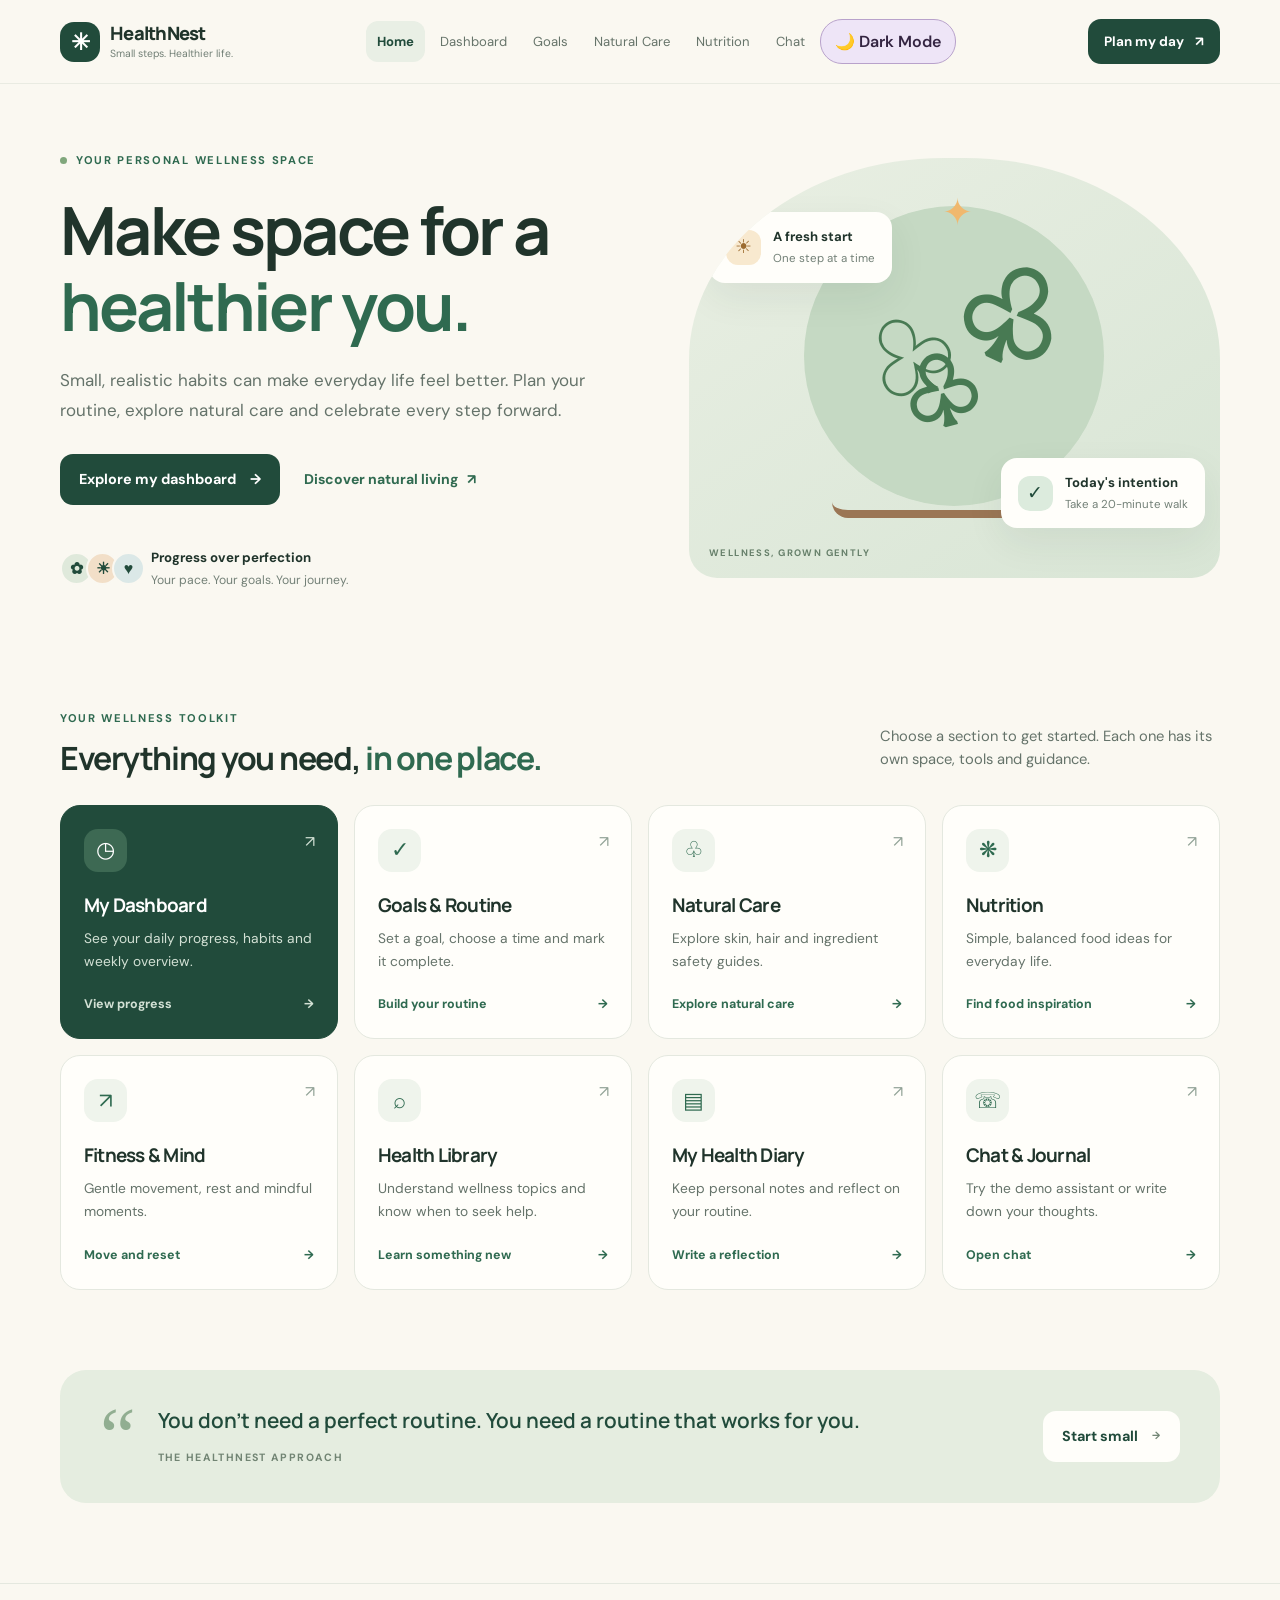
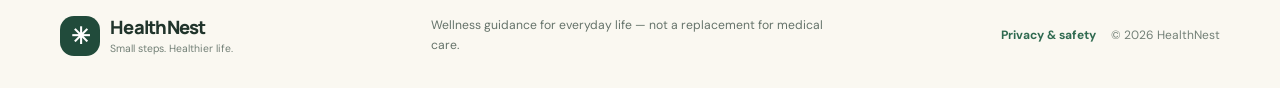
<file: index.html>
<!DOCTYPE html>
<html lang="en">
<head>
  <meta charset="UTF-8">
  <meta name="viewport" content="width=device-width, initial-scale=1.0">
  <meta name="description" content="HealthNest helps you build healthier routines with natural care, daily goals and mindful habits.">
  <title>HealthNest — Small steps, healthier life</title>
  <link rel="stylesheet" href="css/style.css">
  <script defer src="js/script.js">

  </script>
</head>
<body>
<header class="site-header">
  <a class="brand" href="index.html">
    <span class="brand-mark">✳</span>
  <span>HealthNest<small>Small steps. Healthier life.</small></span>
</a>
<button class="menu-toggle" aria-label="Toggle navigation" aria-expanded="false">☰</button>
<nav class="main-nav" aria-label="Main navigation">
  <a class="active" href="index.html">Home</a>
  <a href="dashboard.html">Dashboard</a><a href="goals.html">Goals</a>
  <a href="natural-care.html">Natural Care</a><a href="nutrition.html">Nutrition</a>
  <a href="chat.html">Chat</a>
  <button id="theme-toggle" class="theme-toggle" type="button">
  🌙 Dark Mode
</button>
</nav>
<a class="header-cta" href="goals.html">Plan my day <span>↗</span>
</a>
</header>
<main>
<section class="hero container">
  <div class="hero-copy">
    <span class="eyebrow">
      <span class="dot">

      </span> YOUR PERSONAL WELLNESS SPACE</span>
      <h1>Make space for a <em>healthier you.</em></h1>
      <p class="lead">Small, realistic habits can make everyday life feel better.
         Plan your routine, explore natural care and celebrate every step forward.</p>
         <div class="hero-actions">
          <a class="btn btn-primary" href="dashboard.html">Explore my dashboard <span>→</span>
          </a>
          <a class="text-link" href="natural-care.html">Discover natural living <span>↗</span></a>
        </div>
        <div class="hero-note">
          <span class="avatar-stack">
            <b>✿</b>
            <b>☀</b>
            <b>♥</b>
          </span><span>
            <strong>Progress over perfection</strong>
            <small>Your pace. Your goals. Your journey.</small>
          </span>
        </div>
      </div>
      <div class="hero-visual">
        <div class="hero-orb">

        </div>
        <div class="plant-art">
          <span>✦</span>
          <i>♧</i>
          <b>♧</b>
          <strong>♧</strong>
        </div>
        <div class="floating-card card-top">
          <span class="mini-icon">☀</span>
          <div>
            <b>A fresh start</b>
            <small>One step at a time</small>
          </div></div>
          <div class="floating-card card-bottom">
            <span class="check-bubble">✓</span>
            <div>
              <b>Today's intention</b>
              <small>Take a 20-minute walk</small>
            </div>
          </div>
          <div class="hero-label">WELLNESS, GROWN GENTLY</div>
        </div>
      </section>
<section class="container section-block">
  <div class="section-heading">
    <div>
      <span class="eyebrow">YOUR WELLNESS TOOLKIT</span>
      <h2>Everything you need, <em>in one place.</em></h2>
    </div>
    
    <p>Choose a section to get started. Each one has its own space, tools and guidance.</p>
  </div>
<div class="feature-grid">
<a class="feature-card feature-dark" href="dashboard.html">
  <span class="feature-icon">◷</span>
  <span class="card-arrow">↗</span>
  <h3>My Dashboard</h3>
  <p>See your daily progress, habits and weekly overview.</p>
  <span class="feature-foot">View progress 
    <b>→</b>
  </span>
</a>
<a class="feature-card" href="goals.html">
  <span class="feature-icon">✓</span>
  <span class="card-arrow">↗</span>
  <h3>Goals & Routine</h3>
  <p>Set a goal, choose a time and mark it complete.</p>
  <span class="feature-foot">Build your routine
     <b>→</b>
    </span>
  </a>
<a class="feature-card" href="natural-care.html">
  <span class="feature-icon">♧</span>
  <span class="card-arrow">↗</span>
  
  <h3>Natural Care</h3>
  <p>Explore skin, hair and ingredient safety guides.</p>
  <span class="feature-foot">Explore natural care <b>→</b></span>
</a>
<a class="feature-card" href="nutrition.html">
  <span class="feature-icon">❋</span>
  <span class="card-arrow">↗</span>
  <h3>Nutrition</h3>
  <p>Simple, balanced food ideas for everyday life.</p>
  <span class="feature-foot">Find food inspiration <b>→</b></span>
</a>
<a class="feature-card" href="fitness.html">
  <span class="feature-icon">↗</span>
  <span class="card-arrow">↗</span>
  <h3>Fitness & Mind</h3>
  <p>Gentle movement, rest and mindful moments.</p>
  <span class="feature-foot">Move and reset <b>→</b></span>
</a>
<a class="feature-card" href="health-library.html">
  <span class="feature-icon">⌕</span>
  <span class="card-arrow">↗</span>
  <h3>Health Library</h3>
  <p>Understand wellness topics and know when to seek help.</p>
  <span class="feature-foot">Learn something new <b>→</b></span>
</a>
<a class="feature-card" href="diary.html">
  <span class="feature-icon">▤</span>
  <span class="card-arrow">↗</span>
  <h3>My Health Diary</h3>
  <p>Keep personal notes and reflect on your routine.</p>
  <span class="feature-foot">Write a reflection <b>→</b></span>
</a>
<a class="feature-card" href="chat.html">
  <span class="feature-icon">☏</span>
  <span class="card-arrow">↗</span>
  <h3>Chat & Journal</h3>
  <p>Try the demo assistant or write down your thoughts.</p>
  <span class="feature-foot">Open chat <b>→</b></span>
</a>
</div>
</section>
<section class="container quote-band">
  <div class="quote-mark">“</div>
  <div>
    <p>You don't need a perfect routine. You need a routine that works for you.</p>
    <span>THE HEALTHNEST APPROACH</span>
  </div>
  <a href="goals.html" class="btn btn-light">Start small <span>→</span></a>
</section>
</main>
<footer class="site-footer">
  <a class="brand" href="index.html">
    <span class="brand-mark">✳</span>
    <span>HealthNest<small>Small steps. Healthier life.</small></span>
  </a>
  <p>Wellness guidance for everyday life — not a replacement for medical care.</p>
  <div>
    <a href="privacy.html">Privacy & safety</a>
    <span>© <span data-year>

    </span> HealthNest</span>
  </div>
</footer>
</body>
</html>
</file>
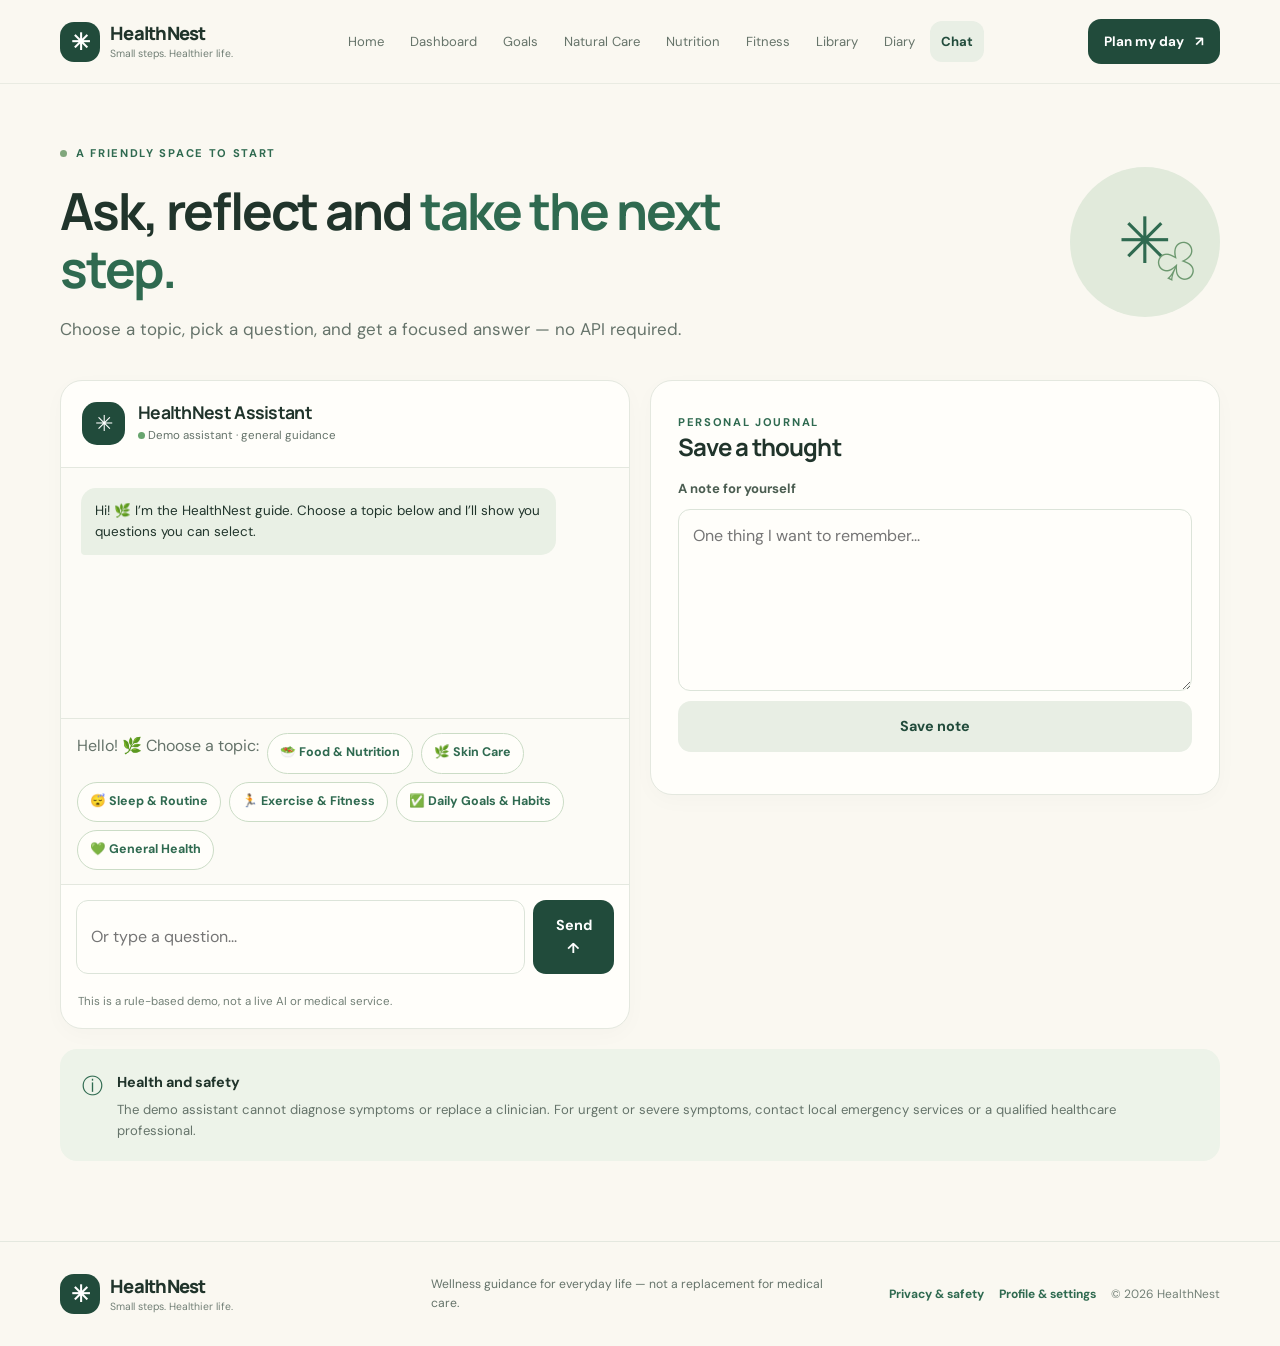
<file: chat.html>
<!DOCTYPE html>
<html lang="en"><head><meta charset="UTF-8"><meta name="viewport" content="width=device-width, initial-scale=1.0"><meta name="description" content="HealthNest Chat & Journal: small steps toward healthier everyday habits."><title>Chat & Journal | HealthNest</title><link rel="stylesheet" href="css/style.css"><script defer src="js/script.js"></script></head>
<body><header class="site-header"><a class="brand" href="index.html"><span class="brand-mark">✳</span><span>HealthNest<small>Small steps. Healthier life.</small></span></a><button class="menu-toggle" aria-label="Toggle navigation" aria-expanded="false">☰</button><nav class="main-nav" aria-label="Main navigation"><a class="" href="index.html">Home</a><a class="" href="dashboard.html">Dashboard</a><a class="" href="goals.html">Goals</a><a class="" href="natural-care.html">Natural Care</a><a class="" href="nutrition.html">Nutrition</a><a class="" href="fitness.html">Fitness</a><a class="" href="health-library.html">Library</a><a class="" href="diary.html">Diary</a><a class="active" href="chat.html">Chat</a></nav><a class="header-cta" href="goals.html">Plan my day <span>↗</span></a></header>
<main><section class="page-hero container"><div><span class="eyebrow"><span class="dot"></span> A FRIENDLY SPACE TO START</span><h1>Ask, reflect and <em>take the next step.</em></h1><p class="lead">Choose a topic, pick a question, and get a focused answer — no API required.</p></div><div class="page-hero-art"><span>✳</span><i>♧</i></div></section><section class="container page-content">
<div class="content-grid chat-layout"><section class="panel chat-panel"><div class="chat-header"><div class="chat-avatar">✳</div><div><h2>HealthNest Assistant</h2><p><span class="online-dot"></span> Demo assistant · general guidance</p></div></div><div id="chat-messages" class="chat-messages" aria-live="polite"><div class="message assistant-message">Hi! 🌿 I’m the HealthNest guide. Choose a topic below and I’ll show you questions you can select.</div></div><div id="chat-options" class="chat-options" aria-label="Choose a topic"></div><form id="chat-form" class="chat-input"><input id="chat-input" maxlength="500" placeholder="Or type a question..." autocomplete="off" aria-label="Your message" required><button class="btn btn-primary" type="submit" aria-label="Send message">Send ↑</button></form><p class="form-hint">This is a rule-based demo, not a live AI or medical service.</p></section><section class="panel"><span class="eyebrow">PERSONAL JOURNAL</span><h2>Save a thought</h2><form id="quick-note-form" class="stack-form"><label for="quick-note">A note for yourself</label><textarea id="quick-note" rows="6" maxlength="1000" placeholder="One thing I want to remember..."></textarea><button class="btn btn-secondary" type="submit">Save note</button></form><div id="quick-notes" class="quick-notes"></div></section></div>
<div class="notice"><span>ⓘ</span><div><strong>Health and safety</strong><p>The demo assistant cannot diagnose symptoms or replace a clinician. For urgent or severe symptoms, contact local emergency services or a qualified healthcare professional.</p></div></div>
</section></main>
<footer class="site-footer"><a class="brand" href="index.html"><span class="brand-mark">✳</span><span>HealthNest<small>Small steps. Healthier life.</small></span></a><p>Wellness guidance for everyday life — not a replacement for medical care.</p><div><a href="privacy.html">Privacy & safety</a><a href="profile.html">Profile & settings</a><span>© <span data-year></span> HealthNest</span></div></footer></body></html>
</file>
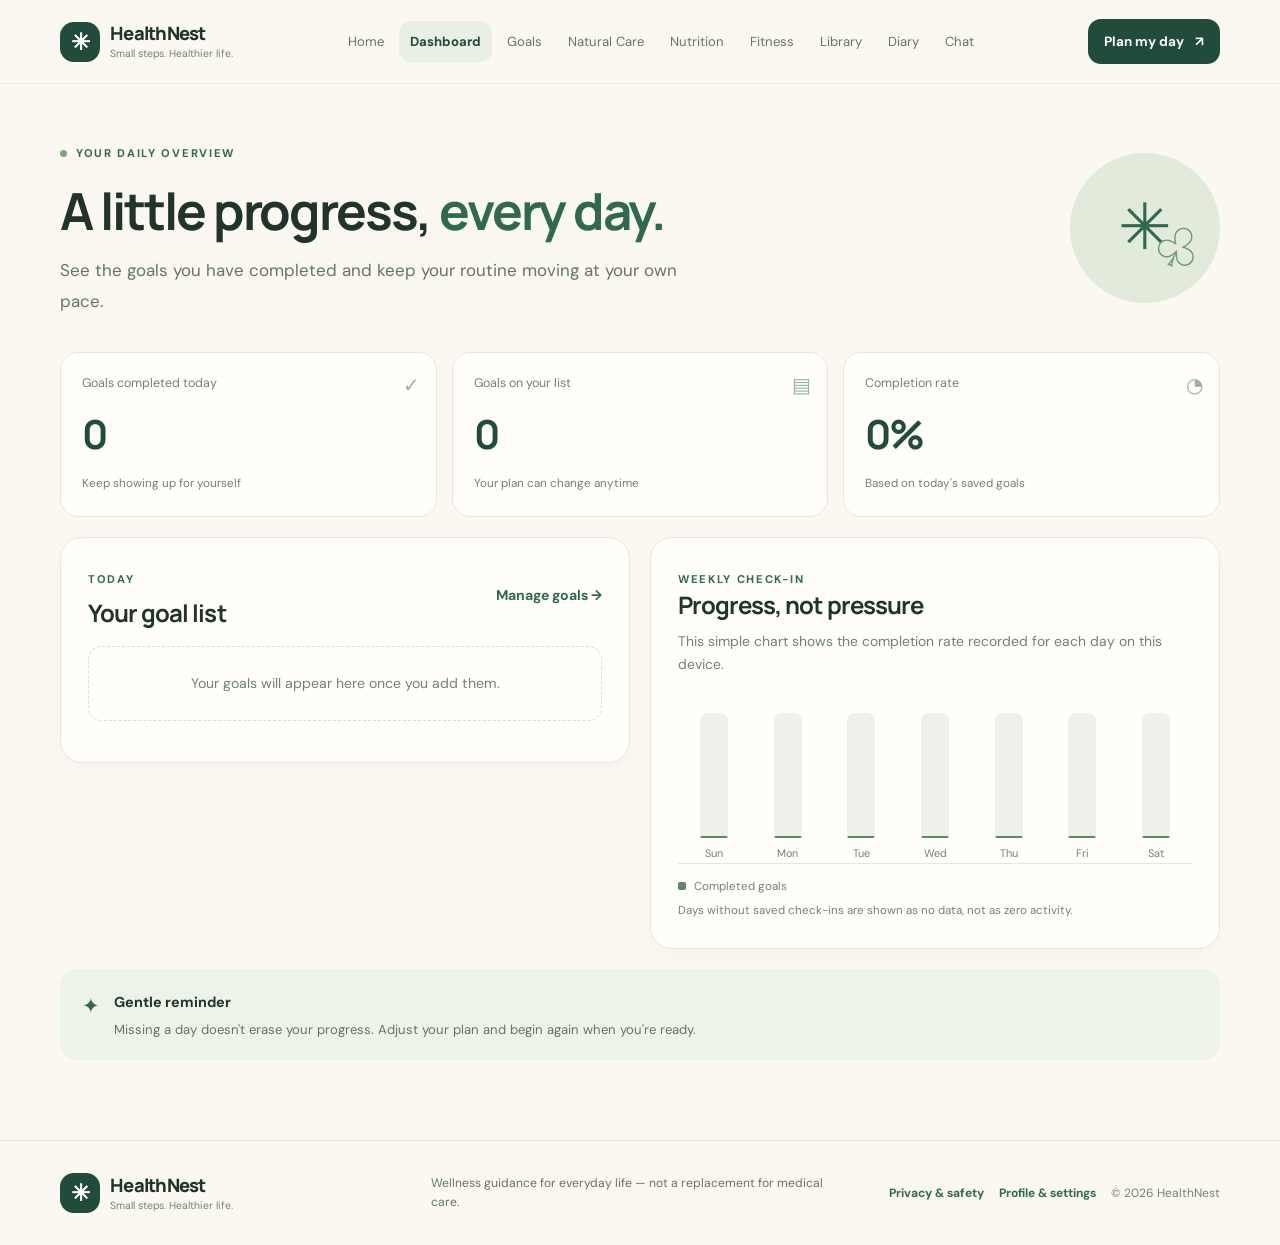
<file: dashboard.html>
<!DOCTYPE html>
<html lang="en"><head>
    <meta charset="UTF-8">
    <meta name="viewport" content="width=device-width, initial-scale=1.0">
    <meta name="description" content="HealthNest My Dashboard: small steps toward healthier everyday habits.">
    <title>My Dashboard | HealthNest</title>
    <link rel="stylesheet" href="css/style.css">
    <script defer src="js/script.js"></script></head>
<body>
    <header class="site-header">
        <a class="brand" href="index.html">
            <span class="brand-mark">✳</span>
            
            <span>HealthNest<small>Small steps. Healthier life.</small>
            </span>
        </a>
        <button class="menu-toggle" aria-label="Toggle navigation" aria-expanded="false">☰</button>
        <nav class="main-nav" aria-label="Main navigation">
            <a class="" href="index.html">Home</a>
            <a class="active" href="dashboard.html">Dashboard</a>
            <a class="" href="goals.html">Goals</a><a class="" href="natural-care.html">Natural Care</a>
            <a class="" href="nutrition.html">Nutrition</a><a class="" href="fitness.html">Fitness</a>
            <a class="" href="health-library.html">Library</a><a class="" href="diary.html">Diary</a>
            <a class="" href="chat.html">Chat</a></nav><a class="header-cta" href="goals.html">Plan my day
                 <span>↗</span>
                </a></header>
<main>
    <section class="page-hero container">
        <div>
            <span class="eyebrow">
                <span class="dot"></span> YOUR DAILY OVERVIEW</span>
                <h1>A little progress, <em>every day.</em></h1>
                <p class="lead">See the goals you have completed and keep your routine moving at your own pace.</p>
            </div>
            <div class="page-hero-art"><span>✳</span>
                <i>♧</i>
            </div></section>
            <section class="container page-content">
<div class="stats-grid">
    <article class="stat-card">
        <span class="stat-label">Goals completed today</span>
        <strong id="stat-completed">0</strong>
        <small>Keep showing up for yourself</small>
        <span class="stat-icon">✓</span></article>
        <article class="stat-card">
            <span class="stat-label">Goals on your list</span>
            <strong id="stat-total">0</strong>
            <small>Your plan can change anytime</small>
            <span class="stat-icon">▤</span></article>
            <article class="stat-card"><span class="stat-label">Completion rate</span>
                <strong id="stat-rate">0%</strong>
                <small>Based on today's saved goals</small>
                <span class="stat-icon">◔</span>
            </article>
        </div>
<div class="content-grid">
    <section class="panel">
        <div class="panel-heading"><div>
            <span class="eyebrow">TODAY</span>
            <h2>Your goal list</h2></div>
            <a class="text-link" href="goals.html">Manage goals →</a>
        </div>
        <div id="dashboard-goals" class="goal-list">
            <p class="empty-state">Your goals will appear here once you add them.</p>
        </div>
    </section>
    <section class="panel">
        <span class="eyebrow">WEEKLY CHECK-IN</span>
        <h2>Progress, not pressure</h2>
        <p class="muted">This simple chart shows the completion rate recorded for each day on this device.</p>
        <div id="weekly-chart" class="weekly-chart" aria-label="Weekly goal completion chart">
        </div>
        <div class="chart-legend">
            <span>
                <i></i> Completed goals</span>
                <span id="weekly-caption">Your week will take shape as you check in.</span>
            </div>
        </section>
    </div>
<div class="notice">
    <span>✦</span>
    <div>
        <strong>Gentle reminder</strong>
        <p>Missing a day doesn't erase your progress. Adjust your plan and begin again when you're ready.</p>
    </div>
</div>
</section>
</main>
<footer class="site-footer"><a class="brand" href="index.html">
    <span class="brand-mark">✳</span>
    <span>HealthNest<small>Small steps. Healthier life.</small></span>
</a><p>Wellness guidance for everyday life — not a replacement for medical care.</p>
<div>
    <a href="privacy.html">Privacy & safety</a>
    <a href="profile.html">Profile & settings</a>
    <span>© <span data-year></span> HealthNest</span>
</div>
</footer>
</body>
</html>
</file>
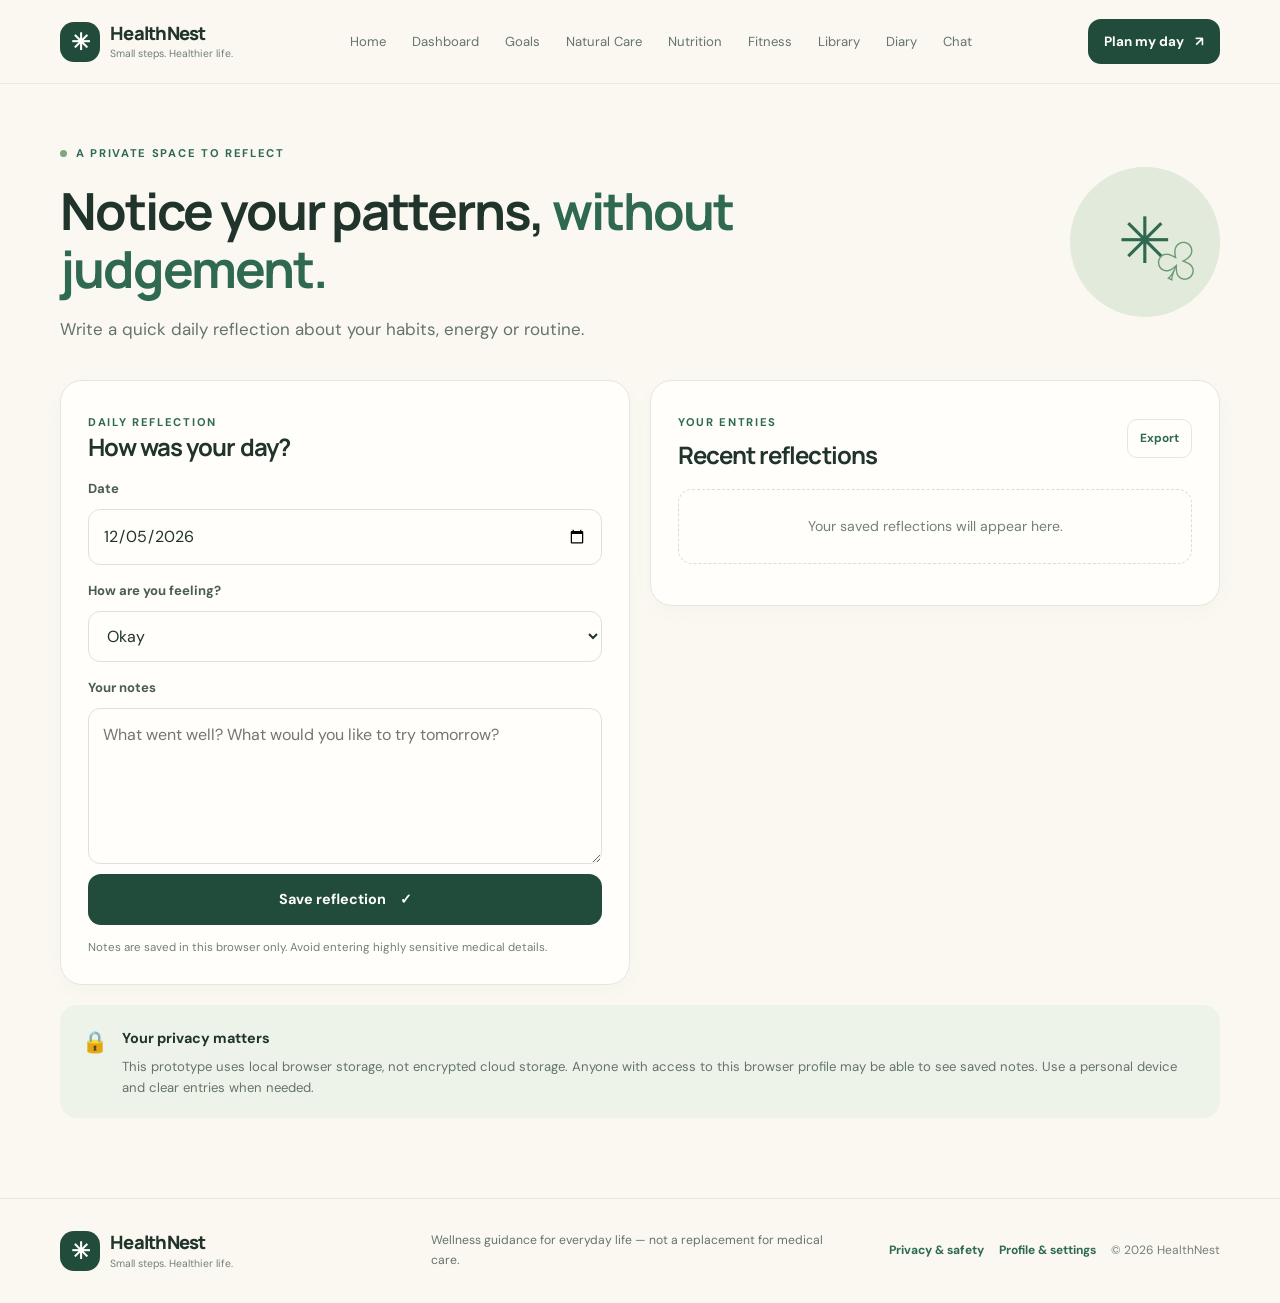
<file: diary.html>
<!DOCTYPE html>
<html lang="en">
    <head>
        <meta charset="UTF-8">
        <meta name="viewport" content="width=device-width, initial-scale=1.0">
        <meta name="description" content="HealthNest My Health Diary: small steps toward healthier everyday habits.">
        <title>My Health Diary | HealthNest</title>
        <link rel="stylesheet" href="css/style.css">
        <script defer src="js/script.js"></script>
    </head>
<body>
    <header class="site-header">
        <a class="brand" href="index.html">
            <span class="brand-mark">✳</span>
            <span>HealthNest<small>Small steps. Healthier life.</small>
            </span></a>
            <button class="menu-toggle" aria-label="Toggle navigation" aria-expanded="false">☰</button>
            <nav class="main-nav" aria-label="Main navigation">
                <a class="" href="index.html">Home</a>
                <a class="" href="dashboard.html">Dashboard</a>
                <a class="" href="goals.html">Goals</a>
                <a class="" href="natural-care.html">Natural Care</a>
                <a class="" href="nutrition.html">Nutrition</a>
                <a class="" href="fitness.html">Fitness</a>
                <a class="" href="health-library.html">Library</a>
                <a class="" href="diary.html">Diary</a><a class="" href="chat.html">Chat</a>
            </nav>
            
            <a class="header-cta" href="goals.html">Plan my day <span>↗</span></a>
        </header>
<main>
    <section class="page-hero container">
        <div>
            <span class="eyebrow">
                <span class="dot">

                </span> A PRIVATE SPACE TO REFLECT</span>
                <h1>Notice your patterns, <em>without judgement.</em></h1>
                <p class="lead">Write a quick daily reflection about your habits, energy or routine.</p>
            </div>
            <div class="page-hero-art">
                <span>✳</span>
                <i>♧</i>
            </div>
        </section>
        <section class="container page-content">
<section class="content-grid diary-layout">
    <div class="panel">
        <span class="eyebrow">DAILY REFLECTION</span>
        <h2>How was your day?</h2>
        <form id="diary-form" class="stack-form">
            <label for="diary-date">Date</label>
            <input id="diary-date" type="date" required>
            <label for="diary-mood">How are you feeling?</label>
            <select id="diary-mood">
                <option>Okay</option>
                <option>Good</option>
                <option>Calm</option>
                <option>Tired</option>
                <option>Stressed</option>
                <option>Low</option>
            </select>
            <label for="diary-note">Your notes</label>
            <textarea id="diary-note" rows="5" maxlength="1200" placeholder="What went well? What would you like to try tomorrow?"></textarea>
            <button class="btn btn-primary" type="submit">Save reflection <span>✓</span></button>
            <p class="form-hint">Notes are saved in this browser only. Avoid entering highly sensitive medical details.</p>
        </form>
    </div>
    <div class="panel">
        <div class="panel-heading">
            <div>
                <span class="eyebrow">YOUR ENTRIES</span>
                <h2>Recent reflections</h2>
            </div>
            <button class="small-button" id="export-diary" type="button">Export</button>
        </div>
        <div id="diary-entries" class="diary-entries">
            <p class="empty-state">Your saved reflections will appear here.</p>
        </div>
    </div>
</section>
<div class="notice">
    <span>🔒</span>
    <div>
        <strong>Your privacy matters</strong>
        <p>This prototype uses local browser storage, not encrypted cloud storage. Anyone with access to this browser profile may be able to see saved notes. Use a personal device and clear entries when needed.</p>
    </div>
</div>
</section>
</main>
<footer class="site-footer">
    <a class="brand" href="index.html">
        <span class="brand-mark">✳</span>
        <span>HealthNest<small>Small steps. Healthier life.</small></span>
    </a>
    <p>Wellness guidance for everyday life — not a replacement for medical care.</p>
    <div>
        <a href="privacy.html">Privacy & safety</a>
        <a href="profile.html">Profile & settings</a>
        <span>© <span data-year></span> HealthNest</span>
    </div>
</footer>
</body>
</html>
</file>
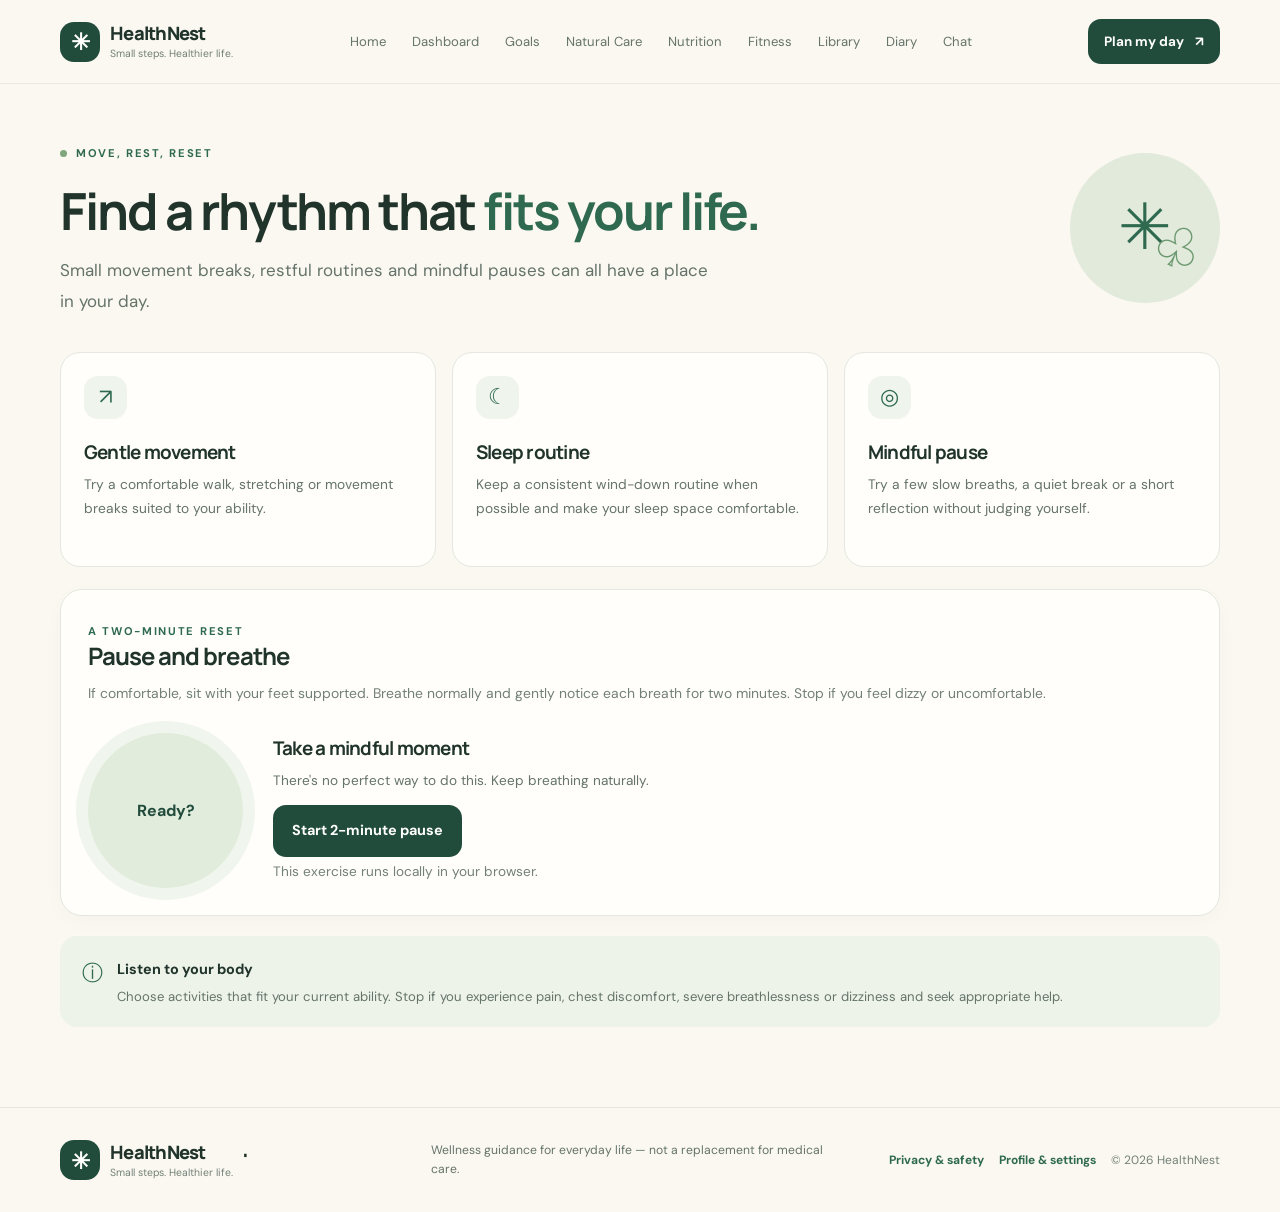
<file: fitness.html>
<!DOCTYPE html>
<html lang="en">
    <head>
        <meta charset="UTF-8">
        <meta name="viewport" content="width=device-width, initial-scale=1.0">
        <meta name="description" content="HealthNest Fitness & Mind: small steps toward healthier everyday habits.">
        <title>Fitness & Mind | HealthNest</title>
        <link rel="stylesheet" href="css/style.css">
        <script defer src="js/script.js"></script>
    </head>
<body>
    <header class="site-header"><a class="brand" href="index.html">
        <span class="brand-mark">✳</span>
        <span>HealthNest<small>Small steps. Healthier life.</small></span>
    </a>
    <button class="menu-toggle" aria-label="Toggle navigation" aria-expanded="false">☰</button>
    <nav class="main-nav" aria-label="Main navigation">
        <a class="" href="index.html">Home</a>
        <a class="" href="dashboard.html">Dashboard</a>
        <a class="" href="goals.html">Goals</a>
        <a class="" href="natural-care.html">Natural Care</a>
        <a class="" href="nutrition.html">Nutrition</a>
        <a class="" href="fitness.html">Fitness</a>
        <a class="" href="health-library.html">Library</a>
        <a class="" href="diary.html">Diary</a>
        <a class="" href="chat.html">Chat</a>
    </nav>
    <a class="header-cta" href="goals.html">Plan my day <span>↗</span></a>
</header>
<main>
    <section class="page-hero container">
        <div>
            <span class="eyebrow">
                <span class="dot">

                </span> MOVE, REST, RESET</span>
                <h1>Find a rhythm that <em>fits your life.</em></h1>
                <p class="lead">Small movement breaks, restful routines and mindful pauses can all have a place in your day.</p>
            </div>
            <div class="page-hero-art">
                <span>✳</span>
                <i>♧</i>
            </div>
        </section>
        <section class="container page-content">
<div class="feature-grid three-col">
    <article class="feature-card">
    <span class="feature-icon">↗</span>
    <h3>Gentle movement</h3>
    <p>Try a comfortable walk, stretching or movement breaks suited to your ability.</p>
</article>
<article class="feature-card">
    <span class="feature-icon">☾</span>
    <h3>Sleep routine</h3>
    <p>Keep a consistent wind-down routine when possible and make your sleep space comfortable.</p>
</article>
<article class="feature-card">
    <span class="feature-icon">◎</span>
    <h3>Mindful pause</h3>
    <p>Try a few slow breaths, a quiet break or a short reflection without judging yourself.</p>
</article>
</div>
<section class="panel">
    <span class="eyebrow">A TWO-MINUTE RESET</span>
    <h2>Pause and breathe</h2>
    <p class="muted">If comfortable, sit with your feet supported. Breathe normally and gently notice each breath for two minutes. Stop if you feel dizzy or uncomfortable.</p>
    <div class="breathing-card">
        <div class="breathing-circle" id="breathing-circle">
            <span id="breathing-label">Ready?</span>
        </div>
        <div>
            <h3>Take a mindful moment</h3>
            <p>There's no perfect way to do this. Keep breathing naturally.</p>
            <button class="btn btn-primary" id="breathing-start" type="button">Start 2-minute pause</button>
            <p class="form-hint" id="breathing-status" aria-live="polite">This exercise runs locally in your browser.</p>
        </div>
    </div>
</section>
<div class="notice">
    <span>ⓘ</span>
    <div>
        <strong>Listen to your body</strong>
        <p>Choose activities that fit your current ability. Stop if you experience pain, chest discomfort, severe breathlessness or dizziness and seek appropriate help.</p>
    </div>
</div>
</section>
</main>
<footer class="site-footer">
    <a class="brand" href="index.html">
        <span class="brand-mark">✳</span>
        <span>HealthNest<small>Small steps. Healthier life.</small></span>'
    </a>
    <p>Wellness guidance for everyday life — not a replacement for medical care.</p>
    <div>
        <a href="privacy.html">Privacy & safety</a>
        <a href="profile.html">Profile & settings</a>
        <span>© <span data-year></span> HealthNest</span>
    </div>
</footer>
</body>
</html>
</file>
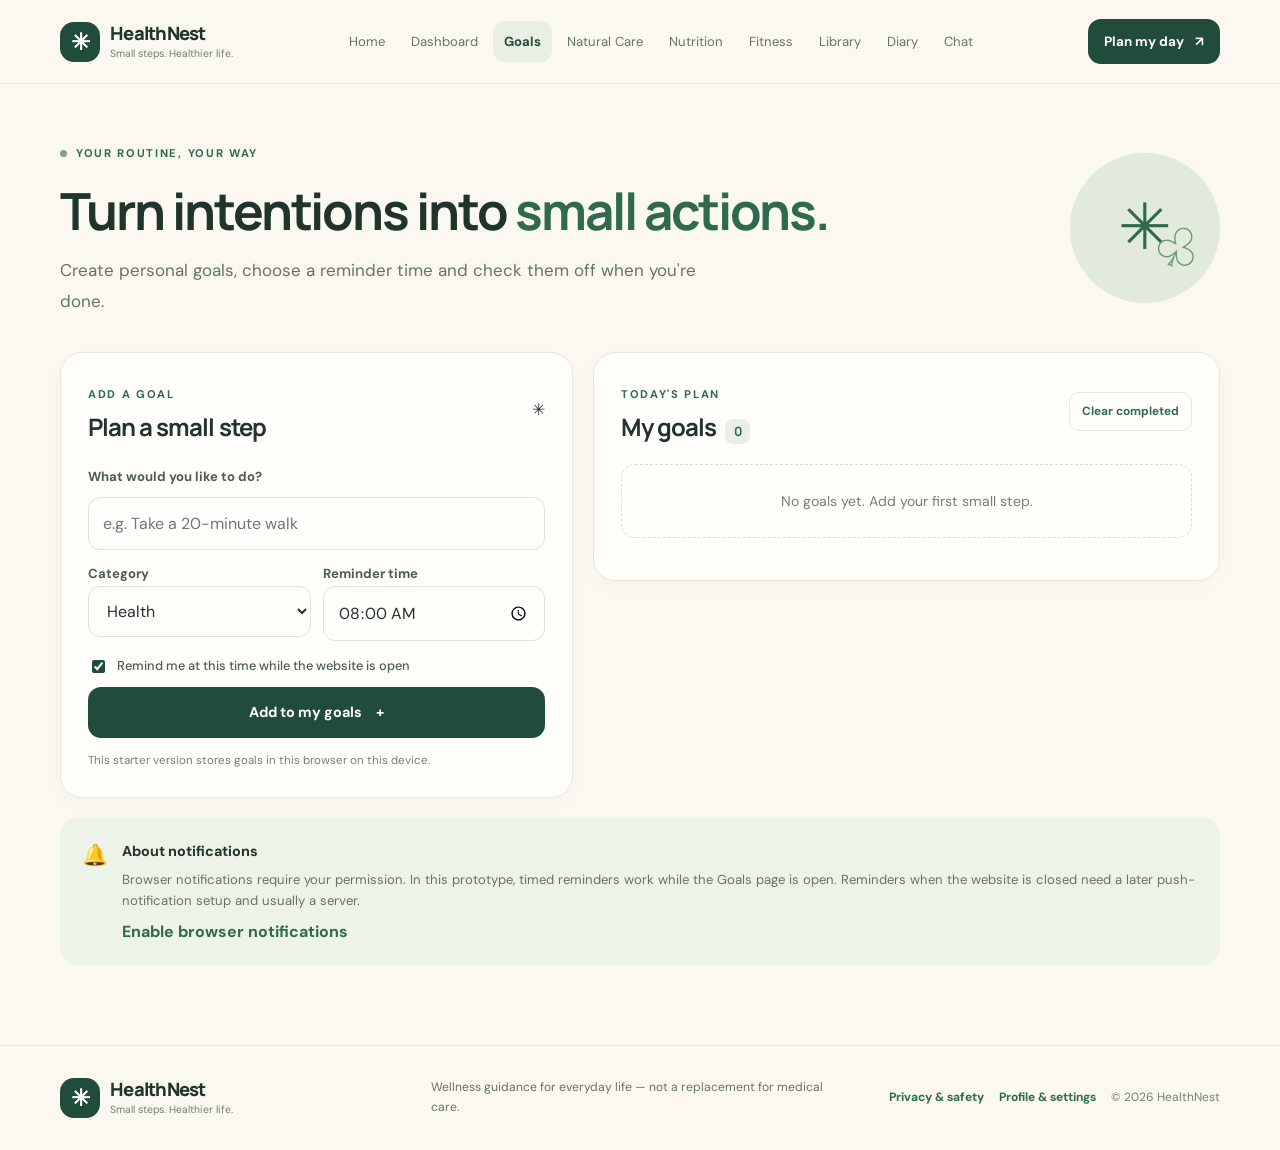
<file: goals.html>
<!DOCTYPE html>
<html lang="en"><head>
    <meta charset="UTF-8">
    <meta name="viewport" content="width=device-width, initial-scale=1.0">
    <meta name="description" content="HealthNest Goals & Routine: small steps toward healthier everyday habits."><title>Goals & Routine | HealthNest</title><link rel="stylesheet" href="css/style.css"><script defer src="js/script.js"></script></head>
<body>
    <header class="site-header">
        <a class="brand" href="index.html">
            
            <span class="brand-mark">✳</span>
            <span>HealthNest<small>Small steps. Healthier life.</small></span>
        </a>
        <button class="menu-toggle" aria-label="Toggle navigation" aria-expanded="false">☰</button>
        <nav class="main-nav" aria-label="Main navigation">
            <a class="" href="index.html">Home</a>
            <a class="" href="dashboard.html">Dashboard</a>
            <a class="active" href="goals.html">Goals</a>
            
            <a class="" href="natural-care.html">Natural Care</a>
            <a class="" href="nutrition.html">Nutrition</a>
            <a class="" href="fitness.html">Fitness</a>
            <a class="" href="health-library.html">Library</a>
            <a class="" href="diary.html">Diary</a>
            <a class="" href="chat.html">Chat</a>
        </nav>
        <a class="header-cta" href="goals.html">Plan my day <span>↗</span>
        </a>
    </header>
<main>
    <section class="page-hero container">
        <div>
            <span class="eyebrow">
                <span class="dot">

                </span> YOUR ROUTINE, YOUR WAY</span>
                <h1>Turn intentions into <em>small actions.</em></h1>
                <p class="lead">Create personal goals, choose a reminder time and check them off when you're done.</p>
            </div>
            <div class="page-hero-art">
                <span>✳</span>
                <i>♧</i>
            </div>
        </section>
        <section class="container page-content">
<div class="content-grid goals-layout"><section class="panel">
    <div class="panel-heading">
        <div>
            <span class="eyebrow">ADD A GOAL</span>
            <h2>Plan a small step</h2>
        </div>
        <span class="panel-emoji">✳</span>
    </div>
    <form id="goal-form" class="stack-form">
        <label for="goal-title">What would you like to do?</label>
        <input id="goal-title" name="title" maxlength="90" required placeholder="e.g. Take a 20-minute walk">
        <div class="form-row">
            <div>
                <label for="goal-category">Category</label>
                <select id="goal-category">
                    <option>Health</option>
                    <option>Natural Care</option>
                    <option>Study</option>
                    <option>Personal Work</option>
                    <option>Mindfulness</option>
                    <option>Other</option>
                </select>
            </div>
            <div>
                <label for="goal-time">Reminder time</label>
                <input id="goal-time" type="time" value="08:00" required>
            </div>
        </div>
        <label class="check-label">
            <input type="checkbox" id="goal-reminder" checked> Remind me at this time while the website is open</label>
            <button class="btn btn-primary" type="submit">Add to my goals <span>+</span></button>
            <p class="form-hint">This starter version stores goals in this browser on this device.</p>
        </form>
    </section>
    <section class="panel"><div class="panel-heading">
        <div>
            <span class="eyebrow">TODAY'S PLAN</span>
            <h2>My goals <span class="count-pill" id="goal-count">0</span>
</h2>
</div>
<button class="small-button" id="clear-completed" type="button">Clear completed</button>
</div>
<div id="goal-list" class="goal-list">
    <p class="empty-state">No goals yet. Add your first small step.</p>
</div>
</section>
</div>
<div class="notice">
    <span>🔔</span>
    <div>
        <strong>About notifications</strong>
        <p>Browser notifications require your permission. In this prototype, 
            timed reminders work while the Goals page is open. Reminders 
            when the website is closed need a later push-notification 
            setup and usually a server.</p>
            <button class="text-button" id="enable-notifications" type="button">Enable browser notifications</button>
            <span id="notification-status" class="muted">

            </span>
        </div>
    </div>
</section>
</main>
<footer class="site-footer"><a class="brand" href="index.html">
    <span class="brand-mark">✳</span><span>HealthNest<small>Small steps. Healthier life.</small></span>
</a>
<p>Wellness guidance for everyday life — not a replacement for medical care.</p>
<div>
    <a href="privacy.html">Privacy & safety</a>
    <a href="profile.html">Profile & settings</a>
    <span>© <span data-year>

    </span> HealthNest</span>
</div>
</footer>
</body>
</html>
</file>
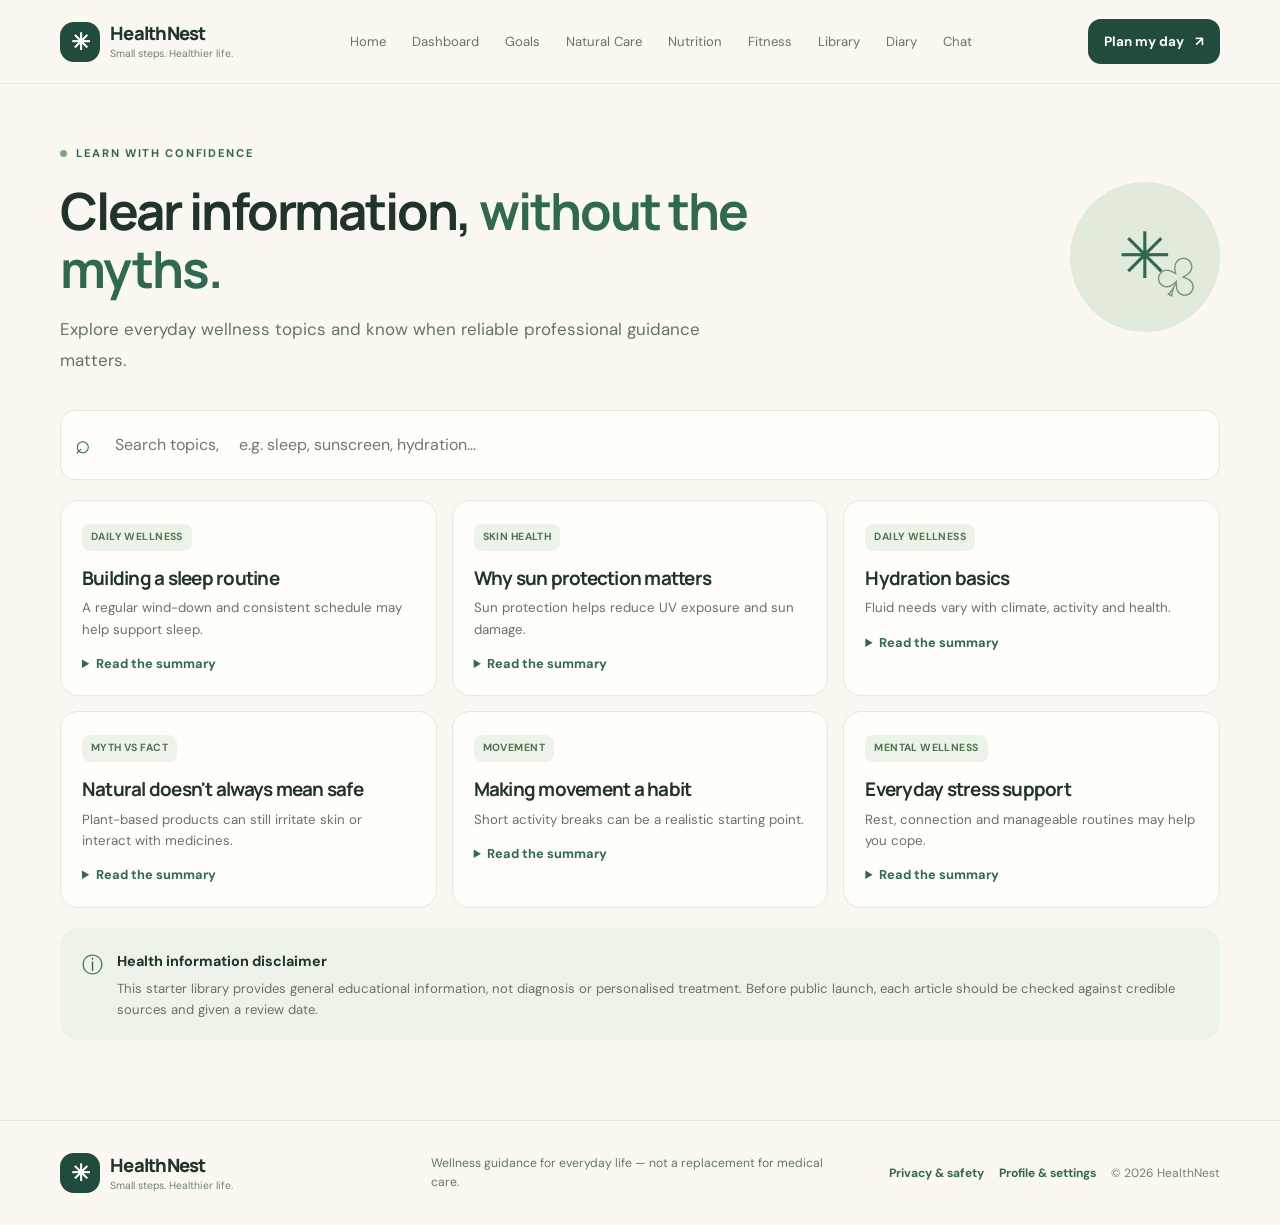
<file: health-library.html>
<!DOCTYPE html>
<html lang="en">
    <head>
        <meta charset="UTF-8">
        <meta name="viewport" content="width=device-width, initial-scale=1.0">
        <meta name="description" content="HealthNest Health Library: small steps toward healthier everyday habits.">
        <title>Health Library | HealthNest</title>
        <link rel="stylesheet" href="css/style.css">
        <script defer src="js/script.js"></script>
    </head>
<body>
    <header class="site-header"><a class="brand" href="index.html">
        <span class="brand-mark">✳</span>
        <span>HealthNest<small>Small steps. Healthier life.</small>
        </span>
    </a>
    <button class="menu-toggle" aria-label="Toggle navigation" aria-expanded="false">☰</button>
    <nav class="main-nav" aria-label="Main navigation">
        <a class="" href="index.html">Home</a>
        <a class="" href="dashboard.html">Dashboard</a>
        <a class="" href="goals.html">Goals</a>
        <a class="" href="natural-care.html">Natural Care</a>
        <a class="" href="nutrition.html">Nutrition</a>
        <a class="" href="fitness.html">Fitness</a>
        <a class="" href="health-library.html">Library</a>
        <a class="" href="diary.html">Diary</a>
        <a class="" href="chat.html">Chat</a>
    </nav>
    <a class="header-cta" href="goals.html">Plan my day <span>↗</span></a>
</header>
<main>
    <section class="page-hero container">
        <div>
            <span class="eyebrow"><span class="dot">

            </span> LEARN WITH CONFIDENCE</span>
            <h1>Clear information, <em>without the myths.</em></h1>
            <p class="lead">Explore everyday wellness topics and know when reliable 
                professional guidance matters.</p>
            </div>
            <div class="page-hero-art">
                <span>✳</span>
                <i>♧</i>
            </div>
        </section>
        <section class="container page-content">
<div class="search-box">
    <span>⌕</span>
    <input id="library-search" type="search" placeholder="Search topics,
     e.g. sleep, sunscreen, hydration..." aria-label="Search health topics">
    </div>
    <div class="article-grid" id="article-grid">
        <article class="article-card" data-search="sleep routine rest">
            <span class="tag">DAILY WELLNESS</span>
            <h3>Building a sleep routine</h3>
            <p>A regular wind-down and consistent schedule may help support sleep.</p>
            <details>
                <summary>Read the summary</summary>
                <p>Keep a calm pre-sleep routine, reduce distractions if possible and seek 
                    advice if sleep problems persist or affect daily life.</p>
                </details>
            </article>
            <article class="article-card" data-search="sun sunscreen skin protection">
                <span class="tag">SKIN HEALTH</span>
                <h3>Why sun protection matters</h3>
                <p>Sun protection helps reduce UV exposure and sun damage.</p>
                <details>
                    <summary>Read the summary</summary>
                    <p>Use broad-spectrum SPF 30+ sunscreen, shade and protective clothing.
                         Reapply sunscreen as directed, especially after swimming or 
                         sweating.</p>
                        </details>
                    </article>
                    <article class="article-card" data-search="water hydration thirst">
                        <span class="tag">DAILY WELLNESS</span>
                        <h3>Hydration basics</h3>
                        <p>Fluid needs vary with climate, activity and health.</p>
                        <details>
                            <summary>Read the summary</summary>
                            <p>Drink regularly and pay attention to thirst. Some medical 
                                conditions require individual fluid guidance from a clinician.</p>
                            </details>
                        </article>
                        <article class="article-card" data-search="natural remedies myths
                         safety ingredients">
                         <span class="tag">MYTH VS FACT</span>
                         <h3>Natural doesn't always mean safe</h3>
                         <p>Plant-based products can still irritate skin or interact with 
                            medicines.</p>
                            <details>
                                <summary>Read the summary</summary>
                                <p>Check ingredients, avoid harsh DIY mixtures and ask a 
                                    qualified professional before using remedies for a
                                     medical problem.</p>
                                    </details>
                                </article>
        <article class="article-card" data-search="movement exercise fitness walk">
            <span class="tag">MOVEMENT</span>
            <h3>Making movement a habit</h3>
            <p>Short activity breaks can be a realistic starting point.</p>
            <details>
                <summary>Read the summary</summary>
                <p>Choose movement you enjoy and adapt it to your ability. Build gradually 
                    rather than pushing through pain.</p>
                </details>
            </article>
            <article class="article-card" data-search="stress mental wellness mindfulness">
                <span class="tag">MENTAL WELLNESS</span>
                <h3>Everyday stress support</h3>
                <p>Rest, connection and manageable routines may help you cope.</p>
                <details>
                    <summary>Read the summary</summary>
                    <p>Try a short pause, talk with someone you trust and seek professional
                         support if distress persists or becomes overwhelming.</p>
                        </details>
                    </article>
                </div>
                <p id="no-articles" class="empty-state hidden">No topics match that search.
                     Try another word.</p>
<div class="notice">
    <span>ⓘ</span>
    <div>
        <strong>Health information disclaimer</strong>
        <p>This starter library provides general educational information, not diagnosis or 
            personalised treatment. Before public launch, each article should be checked 
            against credible sources and given a review date.</p>
        </div>
    </div>
</section>
</main>
<footer class="site-footer">
    <a class="brand" href="index.html"><span class="brand-mark">✳</span>
        <span>HealthNest<small>Small steps. Healthier life.</small></span>
    </a>
    <p>Wellness guidance for everyday life — not a replacement for medical care.</p>
    <div>
        <a href="privacy.html">Privacy & safety</a>
        <a href="profile.html">Profile & settings</a>
        <span>© <span data-year>

        </span> HealthNest</span>
    </div>
</footer>
</body>
</html>
</file>
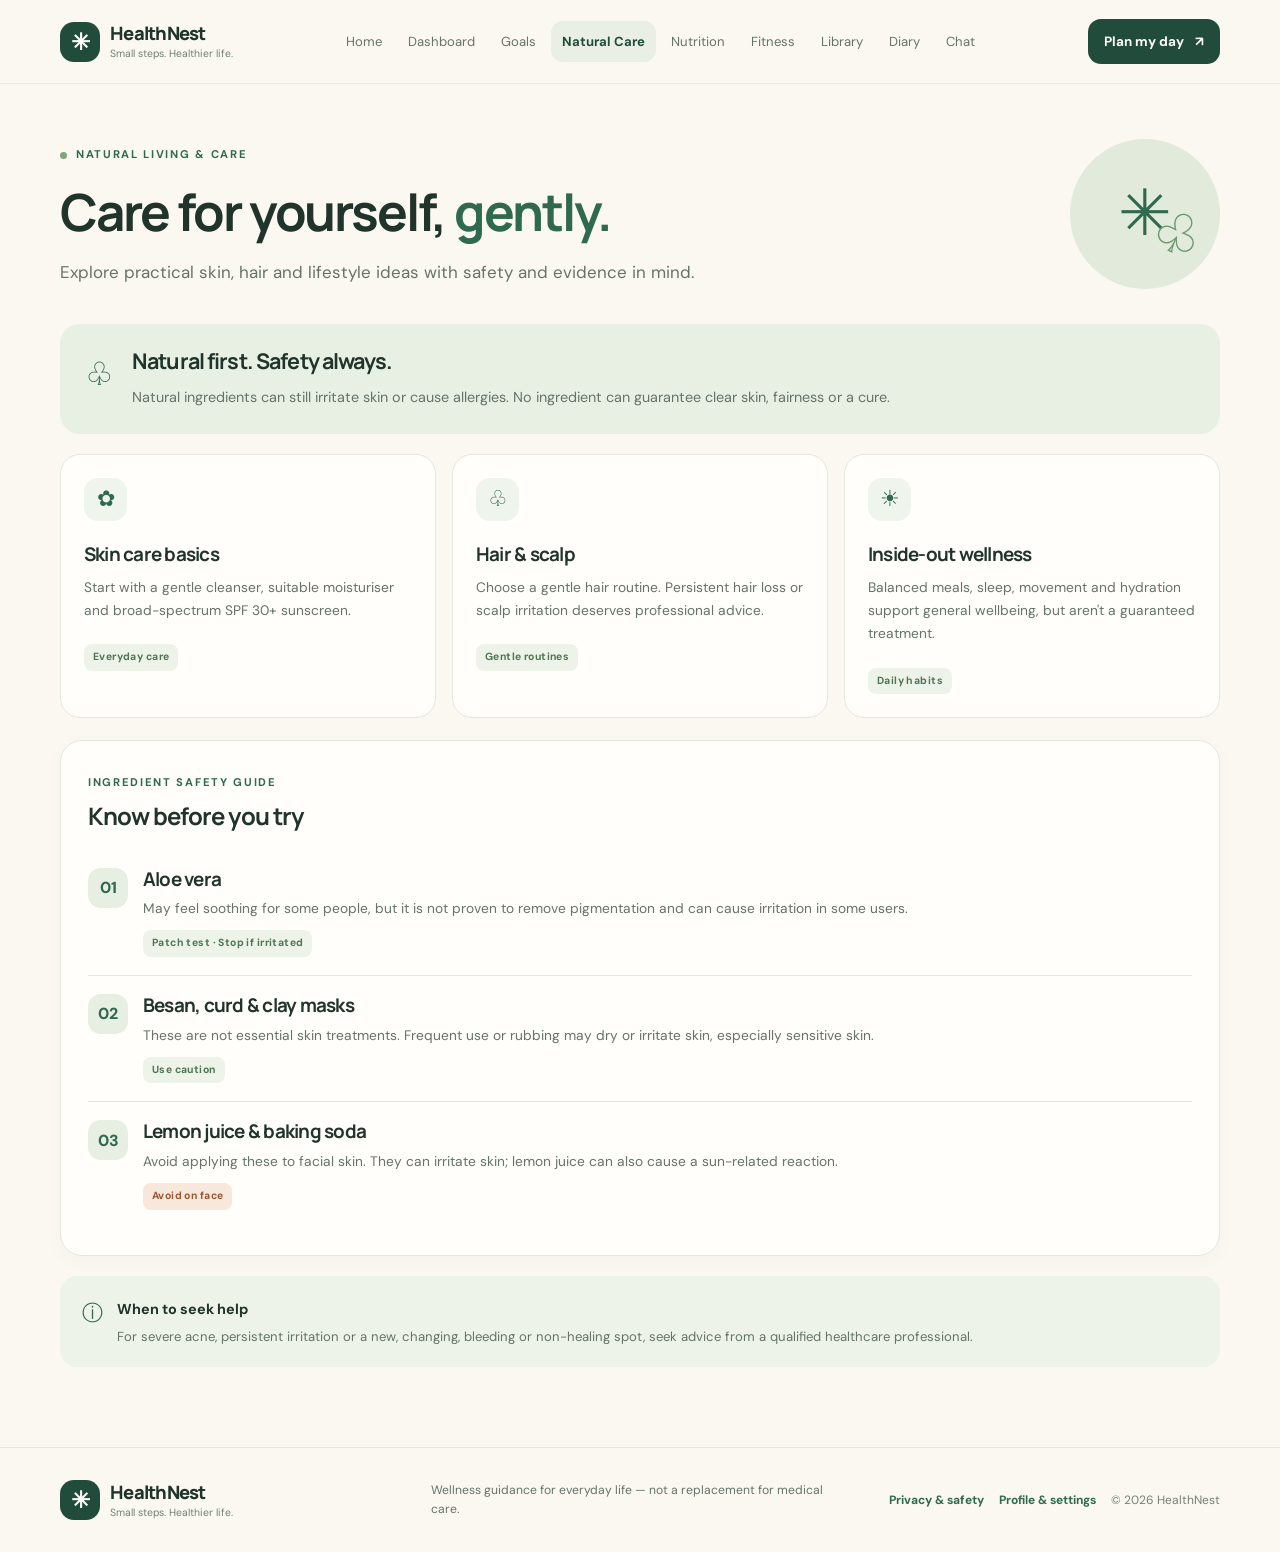
<file: natural-care.html>
<!DOCTYPE html>
<html lang="en"><head><meta charset="UTF-8"><meta name="viewport" content="width=device-width, initial-scale=1.0"><meta name="description" content="HealthNest Natural Care: small steps toward healthier everyday habits."><title>Natural Care | HealthNest</title><link rel="stylesheet" href="css/style.css"><script defer src="js/script.js"></script></head>
<body><header class="site-header"><a class="brand" href="index.html"><span class="brand-mark">✳</span><span>HealthNest<small>Small steps. Healthier life.</small></span></a><button class="menu-toggle" aria-label="Toggle navigation" aria-expanded="false">☰</button><nav class="main-nav" aria-label="Main navigation"><a class="" href="index.html">Home</a><a class="" href="dashboard.html">Dashboard</a><a class="" href="goals.html">Goals</a><a class="active" href="natural-care.html">Natural Care</a><a class="" href="nutrition.html">Nutrition</a><a class="" href="fitness.html">Fitness</a><a class="" href="health-library.html">Library</a><a class="" href="diary.html">Diary</a><a class="" href="chat.html">Chat</a></nav><a class="header-cta" href="goals.html">Plan my day <span>↗</span></a></header>
<main><section class="page-hero container"><div><span class="eyebrow"><span class="dot"></span> NATURAL LIVING & CARE</span><h1>Care for yourself, <em>gently.</em></h1><p class="lead">Explore practical skin, hair and lifestyle ideas with safety and evidence in mind.</p></div><div class="page-hero-art"><span>✳</span><i>♧</i></div></section><section class="container page-content">
<div class="callout"><span class="callout-icon">♧</span><div><h2>Natural first. Safety always.</h2><p>Natural ingredients can still irritate skin or cause allergies. No ingredient can guarantee clear skin, fairness or a cure.</p></div></div>
<div class="feature-grid three-col"><article class="feature-card"><span class="feature-icon">✿</span><h3>Skin care basics</h3><p>Start with a gentle cleanser, suitable moisturiser and broad-spectrum SPF 30+ sunscreen.</p><span class="tag">Everyday care</span></article><article class="feature-card"><span class="feature-icon">♧</span><h3>Hair & scalp</h3><p>Choose a gentle hair routine. Persistent hair loss or scalp irritation deserves professional advice.</p><span class="tag">Gentle routines</span></article><article class="feature-card"><span class="feature-icon">☀</span><h3>Inside-out wellness</h3><p>Balanced meals, sleep, movement and hydration support general wellbeing, but aren't a guaranteed treatment.</p><span class="tag">Daily habits</span></article></div>
<section class="panel"><div class="panel-heading"><div><span class="eyebrow">INGREDIENT SAFETY GUIDE</span><h2>Know before you try</h2></div></div><div class="ingredient-list"><article><span class="ingredient-badge">01</span><div><h3>Aloe vera</h3><p>May feel soothing for some people, but it is not proven to remove pigmentation and can cause irritation in some users.</p><span class="tag">Patch test · Stop if irritated</span></div></article><article><span class="ingredient-badge">02</span><div><h3>Besan, curd & clay masks</h3><p>These are not essential skin treatments. Frequent use or rubbing may dry or irritate skin, especially sensitive skin.</p><span class="tag">Use caution</span></div></article><article><span class="ingredient-badge">03</span><div><h3>Lemon juice & baking soda</h3><p>Avoid applying these to facial skin. They can irritate skin; lemon juice can also cause a sun-related reaction.</p><span class="tag tag-warn">Avoid on face</span></div></article></div></section>
<div class="notice"><span>ⓘ</span><div><strong>When to seek help</strong><p>For severe acne, persistent irritation or a new, changing, bleeding or non-healing spot, seek advice from a qualified healthcare professional.</p></div></div>
</section></main>
<footer class="site-footer"><a class="brand" href="index.html"><span class="brand-mark">✳</span><span>HealthNest<small>Small steps. Healthier life.</small></span></a><p>Wellness guidance for everyday life — not a replacement for medical care.</p><div><a href="privacy.html">Privacy & safety</a><a href="profile.html">Profile & settings</a><span>© <span data-year></span> HealthNest</span></div></footer></body></html>
</file>
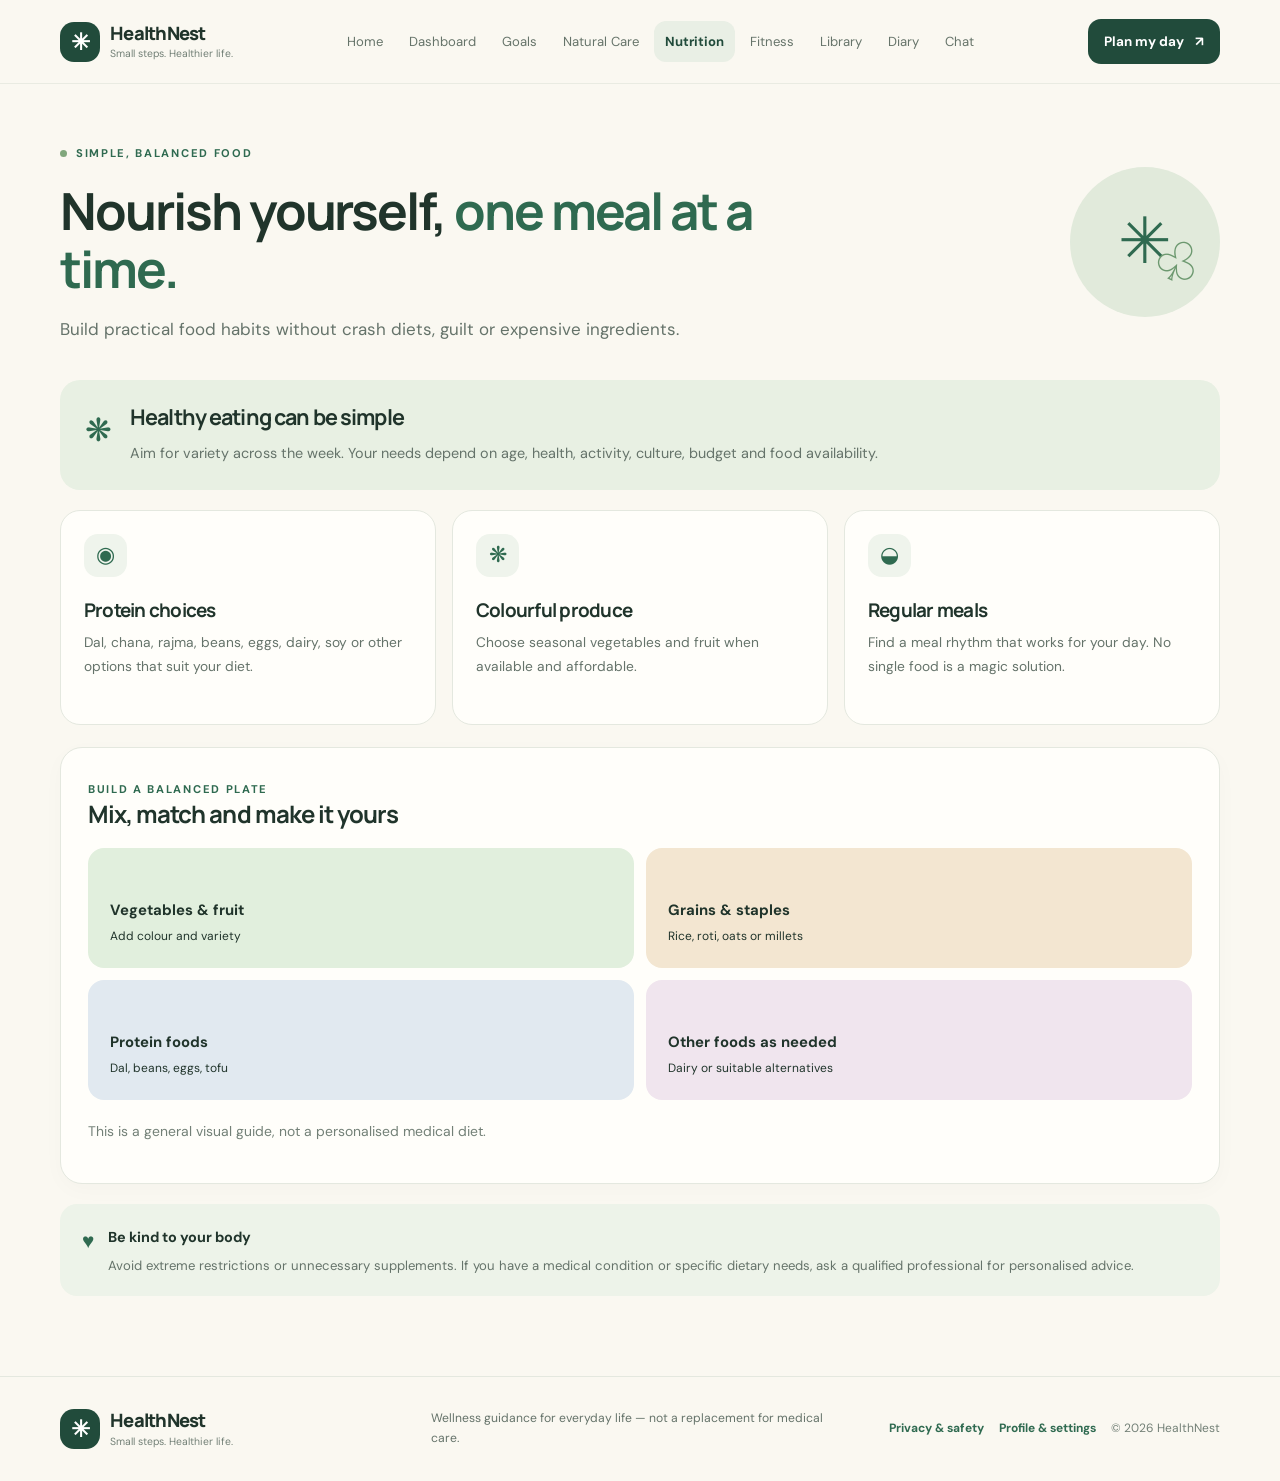
<file: nutrition.html>
<!DOCTYPE html>
<html lang="en">
    <head>
        <meta charset="UTF-8">
        <meta name="viewport" content="width=device-width, initial-scale=1.0">
        <meta name="description" content="HealthNest Nutrition: small steps toward healthier everyday habits.">
        <title>Nutrition | HealthNest</title>
        <link rel="stylesheet" href="css/style.css">
        <script defer src="js/script.js">

        </script>
        </head>
<body>
    <header class="site-header">
        <a class="brand" href="index.html">
            <span class="brand-mark">✳</span>
            <span>HealthNest<small>Small steps. Healthier life.</small></span>
        </a>
        <button class="menu-toggle" aria-label="Toggle navigation" aria-expanded="false">☰</button>
        <nav class="main-nav" aria-label="Main navigation">
            <a class="" href="index.html">Home</a>
            <a class="" href="dashboard.html">Dashboard</a>
            <a class="" href="goals.html">Goals</a>
            <a class="" href="natural-care.html">Natural Care</a>
            <a class="active" href="nutrition.html">Nutrition</a>
            <a class="" href="fitness.html">Fitness</a>
            <a class="" href="health-library.html">Library</a>
            <a class="" href="diary.html">Diary</a>
            <a class="" href="chat.html">Chat</a>
        </nav>
        <a class="header-cta" href="goals.html">Plan my day <span>↗</span>
        </a>
    </header>
<main>
    <section class="page-hero container">
        <div>
            <span class="eyebrow">
                <span class="dot">

                </span> SIMPLE, BALANCED FOOD</span>
                <h1>Nourish yourself, <em>one meal at a time.</em></h1>
                <p class="lead">Build practical food habits without crash diets, guilt or
                     expensive ingredients.</p>
                    </div>
                    <div class="page-hero-art">
                        <span>✳</span>
                        <i>♧</i>
                    </div>
                </section>
                <section class="container page-content">
<div class="callout">
    <span class="callout-icon">❋</span>
    <div>
        <h2>Healthy eating can be simple</h2>
        <p>Aim for variety across the week. Your needs depend on age, health, activity,
             culture, budget and food availability.</p>
            </div>
        </div>
<div class="feature-grid three-col">
    <article class="feature-card">
        <span class="feature-icon">◉</span>
        <h3>Protein choices</h3>
        <p>Dal, chana, rajma, beans, eggs, dairy, soy or other options that suit your diet.</p>
    </article>
    <article class="feature-card">
        <span class="feature-icon">❋</span>
        <h3>Colourful produce</h3>
        <p>Choose seasonal vegetables and fruit when available and affordable.</p>
    </article><article class="feature-card">
        <span class="feature-icon">◒</span>
        <h3>Regular meals</h3>
        <p>Find a meal rhythm that works for your day. No single food is a magic solution.</p>
    </article>
</div>
<section class="panel">
    <span class="eyebrow">BUILD A BALANCED PLATE</span>
    <h2>Mix, match and make it yours</h2>
    <div class="plate-grid">
        <div class="plate-part plate-veg">
            <strong>Vegetables & fruit</strong>
            <span>Add colour and variety</span>
        </div>
        <div class="plate-part plate-grain">
            <strong>Grains & staples</strong>
            <span>Rice, roti, oats or millets</span>
        </div>
        <div class="plate-part plate-protein">
            <strong>Protein foods</strong>
            <span>Dal, beans, eggs, tofu</span>
        </div>
        <div class="plate-part plate-dairy">
            <strong>Other foods as needed</strong>
            <span>Dairy or suitable alternatives</span>
        </div>
    </div>
    <p class="muted">This is a general visual guide, not a personalised medical diet.</p>
</section>
<div class="notice">
    <span>♥</span>
    <div>
        <strong>Be kind to your body</strong>
        <p>Avoid extreme restrictions or unnecessary supplements. If you have a medical
             condition or specific dietary needs, ask a qualified professional for
              personalised advice.</p>
            </div>
        </div>
</section>
</main>
<footer class="site-footer">
    <a class="brand" href="index.html">
        <span class="brand-mark">✳</span>
        <span>HealthNest<small>Small steps. Healthier life.</small></span>
    </a>
    <p>Wellness guidance for everyday life — not a replacement for medical care.</p>
    <div>
        <a href="privacy.html">Privacy & safety</a>
        <a href="profile.html">Profile & settings</a>
        <span>© <span data-year>

        </span> HealthNest</span>
    </div>
</footer>
</body>
</html>
</file>
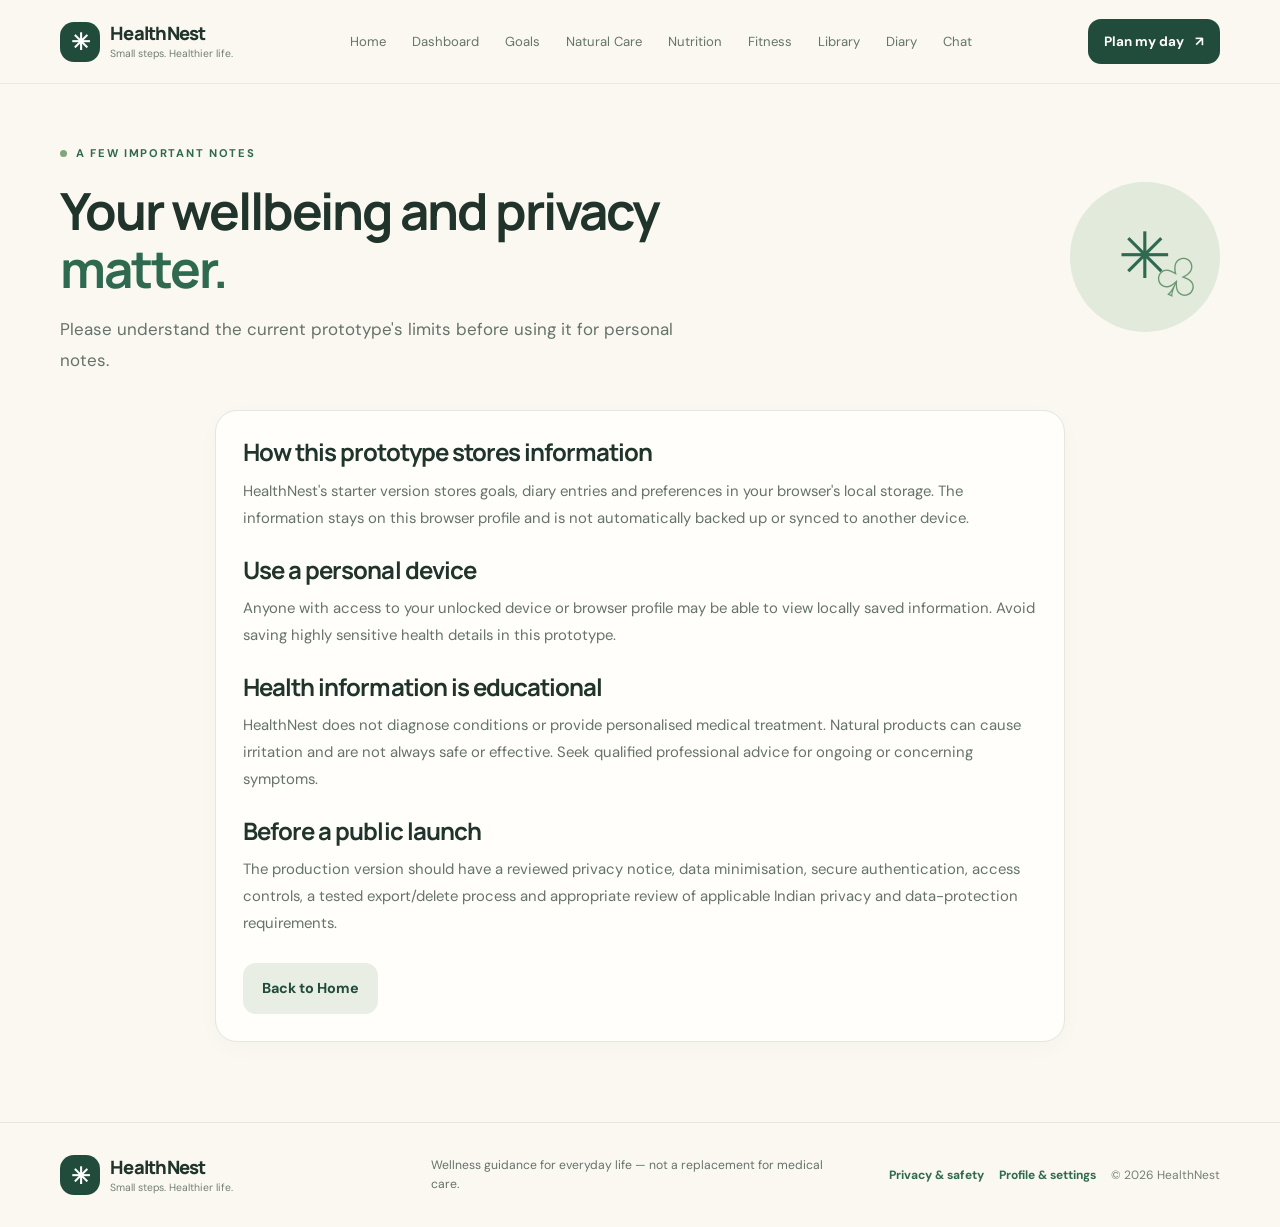
<file: privacy.html>
<!DOCTYPE html>
<html lang="en">
    <head>
        <meta charset="UTF-8">
        <meta name="viewport" content="width=device-width, initial-scale=1.0">
        <meta name="description" content="HealthNest Privacy & Safety: small steps toward healthier everyday habits.">
        <title>Privacy & Safety | HealthNest</title>
        <link rel="stylesheet" href="css/style.css">
        <script defer src="js/script.js"></script></head>
<body>
    <header class="site-header"><a class="brand" href="index.html">
    <span class="brand-mark">✳</span>
    <span>HealthNest<small>Small steps. Healthier life.</small></span>
</a>
<button class="menu-toggle" aria-label="Toggle navigation" aria-expanded="false">☰</button>
<nav class="main-nav" aria-label="Main navigation">
    <a class="" href="index.html">Home</a>
    
    <a class="" href="dashboard.html">Dashboard</a>
    <a class="" href="goals.html">Goals</a>
    <a class="" href="natural-care.html">Natural Care</a>
    <a class="" href="nutrition.html">Nutrition</a>
    <a class="" href="fitness.html">Fitness</a>
    <a class="" href="health-library.html">Library</a>
    <a class="" href="diary.html">Diary</a>
    <a class="" href="chat.html">Chat</a>
</nav>
<a class="header-cta" href="goals.html">Plan my day <span>↗</span></a>
</header>
<main>
    <section class="page-hero container">
        <div>
            <span class="eyebrow">
                <span class="dot">

                </span> A FEW IMPORTANT NOTES</span>
                <h1>Your wellbeing and privacy <em>matter.</em></h1>
                <p class="lead">Please understand the current prototype's limits before using it for personal notes.</p></div>
                <div class="page-hero-art"><span>✳</span><i>♧</i></div>
            </section>
            <section class="container page-content">
<section class="panel prose-panel">
    <h2>How this prototype stores information</h2>
    <p>HealthNest's starter version stores goals, diary entries and preferences
         in your browser's local storage. The information stays on this browser profile
          and is not automatically backed up or synced to another device.</p>
    <h2>Use a personal device</h2>
    <p>Anyone with access to your unlocked device or browser profile may be able to view
         locally saved information. Avoid saving highly sensitive health details in this
          prototype.</p>
    <h2>Health information is educational</h2>
    <p>HealthNest does not diagnose conditions or provide personalised medical treatment.
         Natural products can cause irritation and are not always safe or effective. 
         Seek qualified professional advice for ongoing or concerning symptoms.</p>
         <h2>Before a public launch</h2>
         <p>The production version should have a reviewed privacy notice, data minimisation,
             secure authentication, access controls, a tested export/delete process and appropriate 
             review of applicable Indian privacy and data-protection requirements.</p>
             <a class="btn btn-secondary" href="index.html">Back to Home</a>
            </section>
</section></main>
<footer class="site-footer">
    <a class="brand" href="index.html">
        <span class="brand-mark">✳</span>
        <span>HealthNest<small>Small steps. Healthier life.</small></span>
    </a>
    <p>Wellness guidance for everyday life — not a replacement for medical care.</p>
    <div>
        <a href="privacy.html">Privacy & safety</a>
        <a href="profile.html">Profile & settings</a>
        <span>© <span data-year></span> HealthNest</span>
    </div>
</footer>
</body>
</html>
</file>
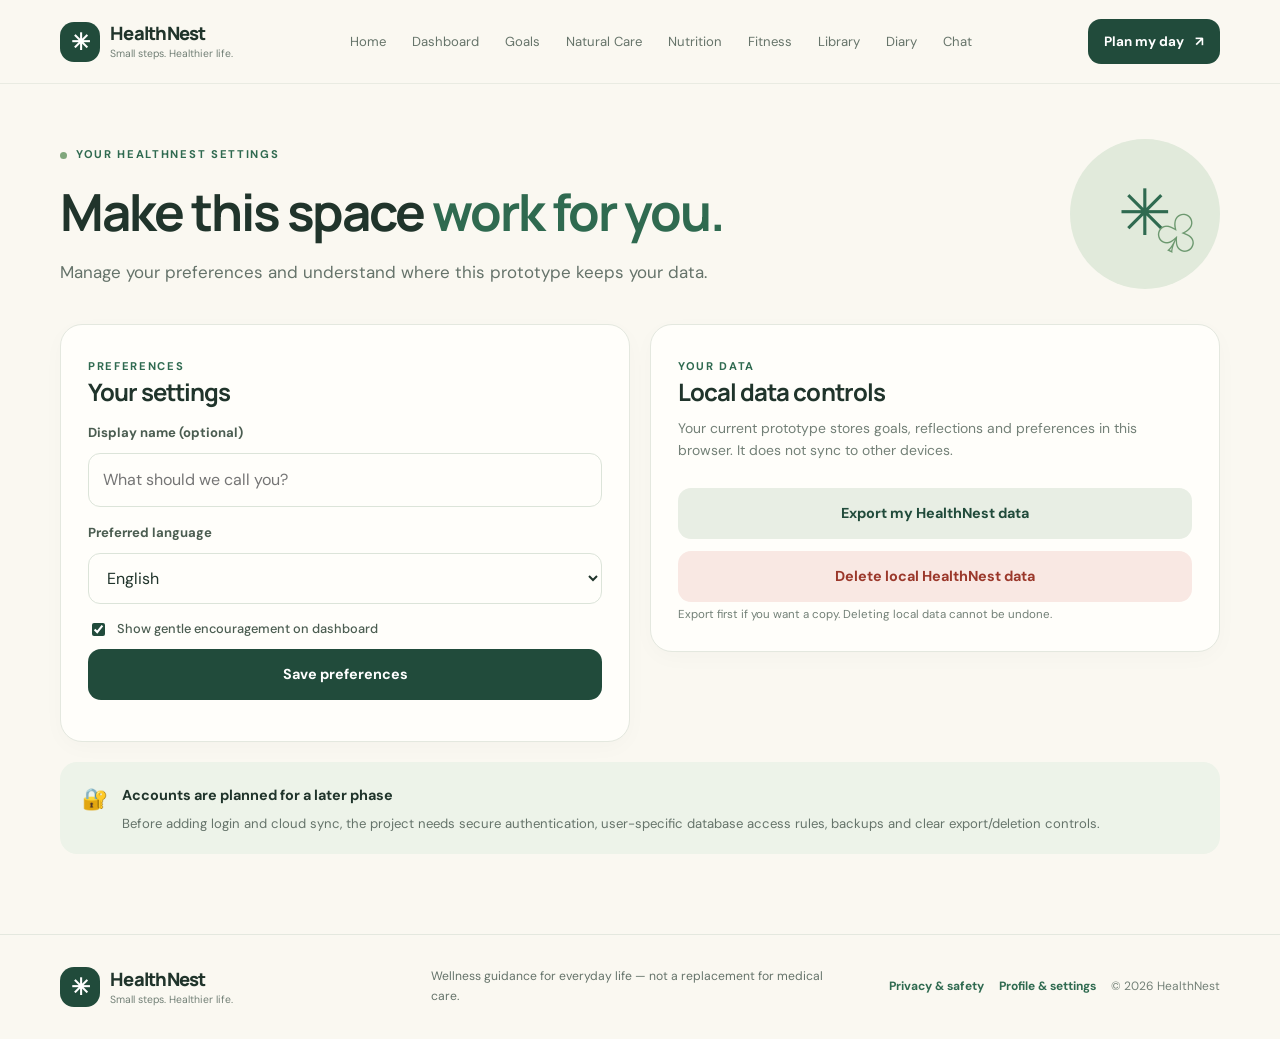
<file: profile.html>
<!DOCTYPE html>
<html lang="en">
    <head>
        <meta charset="UTF-8">
        <meta name="viewport" content="width=device-width, initial-scale=1.0">
        <meta name="description" content="HealthNest Profile & Settings: small steps toward healthier everyday habits.">
        <title>Profile & Settings | HealthNest</title>
        <link rel="stylesheet" href="css/style.css">
        <script defer src="js/script.js">

        </script>
        </head>
<body>
    <header class="site-header">
        <a class="brand" href="index.html">
            <span class="brand-mark">✳</span>
            <span>HealthNest<small>Small steps. Healthier life.</small></span>
        </a>
        <button class="menu-toggle" aria-label="Toggle navigation" aria-expanded="false">☰</button>
        <nav class="main-nav" aria-label="Main navigation">
            <a class="" href="index.html">Home</a>
            <a class="" href="dashboard.html">Dashboard</a>
            <a class="" href="goals.html">Goals</a>
            <a class="" href="natural-care.html">Natural Care</a>
            <a class="" href="nutrition.html">Nutrition</a>
            <a class="" href="fitness.html">Fitness</a>
            <a class="" href="health-library.html">Library</a>
            <a class="" href="diary.html">Diary</a>
            <a class="" href="chat.html">Chat</a>
        </nav>
        <a class="header-cta" href="goals.html">Plan my day <span>↗</span>
        </a>
    </header>
<main>
    <section class="page-hero container">
        <div>
            <span class="eyebrow">
                <span class="dot">

                </span> YOUR HEALTHNEST SETTINGS</span>
                <h1>Make this space <em>work for you.</em></h1>
                <p class="lead">Manage your preferences and understand where this prototype
                     keeps your data.</p></div><div class="page-hero-art">
                        <span>✳</span>
                        <i>♧</i>
                    </div>
                </section>
                <section class="container page-content">
<section class="content-grid">
    <div class="panel"><span class="eyebrow">PREFERENCES</span>
        <h2>Your settings</h2>
        <form id="settings-form" class="stack-form">
            <label for="display-name">Display name (optional)</label>
            <input id="display-name" maxlength="60" placeholder="What should we call you?">
            <label for="site-language">Preferred language</label>
            <select id="site-language">
                <option value="en">English</option>
                <option value="hi">Hindi (planned)</option>
                <option value="both">English + Hindi (planned)</option>
            </select>
            <label class="check-label">
                <input id="daily-encouragement" type="checkbox" checked> Show gentle encouragement on dashboard</label>
                <button class="btn btn-primary" type="submit">Save preferences</button>
                <p id="settings-status" class="form-hint" aria-live="polite"></p>
            </form>
        </div>
        <div class="panel">
            <span class="eyebrow">YOUR DATA</span>
            <h2>Local data controls</h2>
            <p class="muted">Your current prototype stores goals, reflections and
                 preferences in this browser. It does not sync to other devices.</p>
<button id="export-data" class="btn btn-secondary full-width" type="button">Export my HealthNest data</button>
<button id="delete-data" class="btn btn-danger full-width" type="button">Delete local HealthNest data</button>
<p class="form-hint">Export first if you want a copy. Deleting local data cannot be undone.</p>
</div>
</section>
<div class="notice">
    <span>🔐</span>
    <div>
        <strong>Accounts are planned for a later phase</strong>
        <p>Before adding login and cloud sync, the project needs secure authentication,
             user-specific database access rules, backups and clear export/deletion controls.</p>
            </div>
        </div>
</section>
</main>
<footer class="site-footer">
    <a class="brand" href="index.html">
        <span class="brand-mark">✳</span>
        <span>HealthNest<small>Small steps. Healthier life.</small></span>
    </a>
    <p>Wellness guidance for everyday life — not a replacement for medical care.</p>
    <div>
        <a href="privacy.html">Privacy & safety</a>
        <a href="profile.html">Profile & settings</a>
        <span>© <span data-year>

        </span> HealthNest</span>
    </div>
</footer>
</body>
</html>
</file>
<file: css/style.css>
@import url('https://fonts.googleapis.com/css2?family=DM+Sans:wght@400;500;600;700&family=Manrope:wght@400;500;600;700;800&display=swap');
:root{
  --green:#214b3b;
  --green-2:#2f6a50;
  --sage:#dfe9db;
  --sage-light:#eff4ec;
  --cream:#faf8f1;
  --paper:#fffefa;
  --ink:#20342b;
  --muted:#738077;
  --line:#e4e8df;
  --orange:#d7a46b;
  --radius:22px;
  --shadow:0 14px 38px rgba(31,63,46,.07)
}
*{
  box-sizing:border-box
}
html{
  scroll-behavior:smooth}
body{
  margin:0;background:var(--cream);
  color:var(--ink);
  font-family:'DM Sans',sans-serif;
  line-height:1.6
}
  a{
    color:inherit;
    text-decoration:none
  }
  button,input,select,textarea{
    font:inherit
  }
  button,a,input,select,textarea{
    -webkit-tap-highlight-color:transparent
  }
  button{
    cursor:pointer
  }
  h1,h2,h3,p{
    margin-top:0
  }
  h1,h2,h3{
    font-family:Manrope,sans-serif;
    letter-spacing:-.04em;
    line-height:1.15
  }
  h1{
    font-size:clamp(2.5rem,5.2vw,4.7rem);
    font-weight:700;
    margin:20px 0
  }
  h1 em,h2 em{
    font-style:normal;
    color:var(--green-2)
  }
  h2{
    font-size:clamp(1.5rem,2.5vw,2.2rem);
    margin-bottom:12px
  }
  h3{
    font-size:1.18rem;
    margin-bottom:10px
  }
  p{
    color:#65736a
  }
  .container{
    width:min(1160px,calc(100% - 48px));
    margin-inline:auto
  }
  .site-header{
    height:auto;
    min-height:84px;
    padding:15px max(24px,calc((100vw - 1160px)/2));
    display:flex;
    align-items:center;
    gap:28px;
    border-bottom:1px solid rgba(32,75,59,.08);
    background:rgba(250,248,241,.94);
    position:sticky;
    top:0;z-index:20;
    backdrop-filter:blur(14px)
  }
  .brand{
    display:flex;
    align-items:center;
    gap:10px;
    flex-shrink:0;
    font-family:Manrope,sans-serif;
    font-weight:800;
    letter-spacing:-.04em;font-size:1.15rem;
    line-height:1.1
  }
  .brand small{
    display:block;
    font-family:'DM Sans',sans-serif;font-weight:400;
    font-size:.65rem;
    letter-spacing:0;
    color:var(--muted);
    margin-top:5px
  }
  .brand-mark{
    width:40px;
    height:40px;
    border-radius:14px;
    background:var(--green);
    color:#fff;
    display:grid;
    place-items:center;
    font-size:1.45rem
  }
  .main-nav{
    display:flex;
    align-items:center;
    gap:4px;
    flex:1;
    justify-content:center
  }
  .main-nav a{
    font-size:.82rem;
    color:#66746a;
    padding:10px 11px;
    border-radius:12px;
    white-space:nowrap;
    transition:.2s
  }
  .main-nav a:hover,.main-nav a.active{
    background:#e9efe5;
    color:var(--green);
    font-weight:700
  }
  .header-cta{
    background:var(--green);
    color:#fff;
    padding:12px 16px;
    border-radius:13px;
    font-size:.84rem;
    font-weight:700;
    white-space:nowrap
  }
  .header-cta span{
    margin-left:8px
  }
  .menu-toggle{
    display:none;
    border:0;
    background:transparent;
    color:var(--green);
    font-size:1.5rem
  }
  .hero{
    display:grid;
    grid-template-columns:1.05fr .95fr;
    gap:42px;
    align-items:center;
    padding-top:62px;
    padding-bottom:72px;
    min-height:540px
  }
  .eyebrow{
    font-size:.7rem;
    font-weight:700;
    letter-spacing:.15em;
    color:var(--green-2);
    display:inline-flex;
    align-items:center;
    gap:9px
  }
  .dot{
    width:7px;
    height:7px;
    background:#80a77c;
    border-radius:50%;
    display:inline-block
  }
  .lead{
    font-size:1.06rem;
    line-height:1.8;
    max-width:560px;
    color:#65736a
  }
  .hero-actions{
    display:flex;
    align-items:center;
    gap:24px;
    flex-wrap:wrap;
    margin-top:28px
  }
  .btn{
    border:0;
    border-radius:13px;
    padding:14px 19px;
    display:inline-flex;
    justify-content:center;
    align-items:center;
    gap:14px;
    font-weight:700;
    font-size:.9rem;
    transition:transform .2s,background .2s
  }
  .btn:hover{
    transform:translateY(-2px)
  }
  .btn-primary{
    background:var(--green);
    color:white
  }
  .btn-primary:hover{
    background:#183b2e
  }
  .btn-secondary{
    background:#e8eee4;
    color:var(--green)
  }
  .btn-light{
    background:#fffefa;
    color:var(--green)
  }
  .btn-danger{
    background:#f9e8e3;
    color:#9b382b
  }
  .text-link{
    font-size:.88rem;
    font-weight:700;
    color:var(--green-2)
  }
  .text-link span{
    margin-left:6px
  }
  .hero-note{
    display:flex;
    align-items:center;
    gap:13px;
    margin-top:42px
  }
  .hero-note strong,.hero-note small{
    display:block
  }
  .hero-note strong{
    font-size:.83rem
  }
  .hero-note small{
    font-size:.76rem;
    color:var(--muted);
    margin-top:3px
  }
  .avatar-stack{
    display:flex
  }
  .avatar-stack b{
    width:33px;
    height:33px;
    border-radius:50%;
    display:grid;
    place-items:center;
    background:#dfe9db;
    border:2px solid var(--cream);
    margin-right:-7px;
    color:var(--green)
  }
  .avatar-stack b:nth-child(2){
    background:#f2dfc8
  }
  .avatar-stack b:nth-child(3){
    background:#dbe8e7
  }
  .hero-visual{
    position:relative;
    min-height:420px;
    background:linear-gradient(145deg,#e9efe3,#d8e5d5);
    border-radius:48% 48% 28px 28px;
    overflow:hidden;
    display:grid;
    place-items:center
  }
  .hero-orb{
    position:absolute;
    width:300px;
    height:300px;
    border-radius:50%;
    background:#c5d9c3;
    top:48px;
    left:calc(50% - 150px)
  }
  .plant-art{
    position:relative;
    width:245px;
    height:300px;
    border-bottom:8px solid #9b7655;
    border-radius:0 0 16px 16px;
    color:#487a53;
    font-size:7rem;
    z-index:1
  }
  .plant-art span{
    position:absolute;
    top:-35px;
    left:110px;
    font-size:2.3rem;
    color:#f0b86e
  }
  .plant-art i{
    font-style:normal;
    position:absolute;
    left:30px;
    top:52px;
    transform:rotate(-35deg)
  }
  .plant-art b{
    position:absolute;
    right:10px;
    top:0;
    transform:rotate(25deg);
    font-size:8rem
  }
  .plant-art strong{
    position:absolute;
    left:65px;
    top:100px;
    transform:rotate(-15deg);
    font-size:6rem
  }
  .floating-card{
    position:absolute;
    z-index:2;
    background:#fffefa;
    padding:14px 17px;border-radius:16px;
    box-shadow:var(--shadow);
    display:flex;
    align-items:center;
    gap:12px
  }
  .floating-card b,.floating-card small{
    display:block
  }
  .floating-card b{
    font-size:.82rem
  }
  .floating-card small{
    font-size:.72rem;
    color:var(--muted);
    margin-top:3px
  }
  .card-top{
    top:54px;
    left:20px
  }
  .card-bottom{
    bottom:50px;
    right:15px
  }
  .mini-icon,.check-bubble{
    width:35px;
    height:35px;
    border-radius:12px;
    display:grid;
    place-items:center;
    background:#f8e9cf;
    color:#9c6b2f;
    font-size:1.2rem
  }
  .check-bubble{
    background:#dcebdd;
    color:var(--green)
  }
  .hero-label{
    position:absolute;
    bottom:17px;
    left:20px;
    font-size:.59rem;
    letter-spacing:.15em;
    font-weight:700;
    color:#67806b
  }
  .section-block{
    padding:42px 0 80px
  }
  .section-heading{
    display:flex;
    justify-content:space-between;
    gap:40px;
    align-items:end;
    margin-bottom:28px
  }
  .section-heading h2{
    margin:10px 0 0
  }
  .section-heading>p{
    max-width:340px;
    margin-bottom:5px;
    font-size:.92rem
  }
  .feature-grid{
    display:grid;
    grid-template-columns:repeat(4,minmax(0,1fr));
    gap:16px
  }
  .feature-card{
    position:relative;
    display:flex;
    flex-direction:column;
    align-items:flex-start;
    background:var(--paper);
    border:1px solid var(--line);
    border-radius:20px;
    padding:23px;
    min-height:230px;
    transition:transform .2s,box-shadow .2s
  }
  .feature-card:hover,.article-card:hover{transform:translateY(-3px);box-shadow:var(--shadow)}
  .feature-card p{font-size:.86rem;line-height:1.7;margin-bottom:22px}
  .feature-icon{width:43px;height:43px;display:grid;place-items:center;border-radius:14px;background:var(--sage-light);color:var(--green-2);font-size:1.35rem;margin-bottom:23px}
  .card-arrow{position:absolute;right:22px;top:23px;color:#91a296}
  .feature-foot{margin-top:auto;font-size:.78rem;font-weight:700;color:var(--green-2);display:flex;justify-content:space-between;gap:12px;width:100%}
  .feature-dark{background:var(--green);color:white;border-color:var(--green)}
  .feature-dark p,.feature-dark .feature-foot,.feature-dark .card-arrow{color:#d3e1d5}
  .feature-dark .feature-icon{background:#3d6953;color:#fff}
  .quote-band{margin-bottom:80px;border-radius:26px;background:#e5ede0;padding:34px 40px;display:flex;align-items:center;gap:22px}
  .quote-mark{font-family:Georgia,serif;font-size:5rem;line-height:.7;color:#91ae91}
  .quote-band p{font-family:Manrope,sans-serif;font-weight:600;font-size:1.3rem;color:var(--green);margin-bottom:6px}
  .quote-band span{font-size:.66rem;letter-spacing:.13em;color:#718473;font-weight:700}
  .quote-band .btn{margin-left:auto;flex-shrink:0}.site-footer{border-top:1px solid var(--line);padding:32px max(24px,calc((100vw - 1160px)/2));display:grid;grid-template-columns:1fr 1.2fr 1fr;align-items:center;gap:22px}
  .site-footer p{font-size:.76rem;margin:0}
  .site-footer>div{display:flex;gap:15px;justify-content:flex-end;flex-wrap:wrap;font-size:.75rem;color:var(--muted)}
  .site-footer>div a{color:var(--green-2);font-weight:700}
  .page-hero{padding-top:55px;padding-bottom:35px;display:flex;align-items:center;justify-content:space-between;gap:30px}
  .page-hero h1{font-size:clamp(2.4rem,4vw,3.8rem);max-width:770px;margin:16px 0}
  .page-hero .lead{max-width:650px;margin-bottom:0}
  .page-hero-art{width:150px;height:150px;flex-shrink:0;border-radius:50%;background:#e1eadb;display:grid;place-items:center;position:relative;color:var(--green-2);font-size:4rem}
  .page-hero-art i{font-style:normal;position:absolute;right:17px;bottom:10px;color:#6c986f;font-size:3.5rem;transform:rotate(25deg)}
  .page-content{padding-bottom:80px}
  .content-grid{display:grid;grid-template-columns:1fr 1fr;gap:20px;align-items:start}
  .panel{background:var(--paper);border:1px solid var(--line);border-radius:22px;padding:27px;box-shadow:0 6px 22px rgba(31,63,46,.025);min-width:0}
  .panel h2{font-size:1.5rem}
  .panel-heading{display:flex;justify-content:space-between;align-items:center;gap:15px;margin-bottom:20px}
  .panel-heading h2{margin:8px 0 0}
  .muted{color:var(--muted);font-size:.87rem}
  .stats-grid{display:grid;grid-template-columns:repeat(3,1fr);gap:15px;margin-bottom:20px}
  .stat-card{position:relative;background:var(--paper);border:1px solid var(--line);border-radius:18px;padding:21px;overflow:hidden}
  .stat-label{display:block;font-size:.78rem;color:var(--muted)}
  .stat-card strong{display:block;font-family:Manrope,sans-serif;font-size:2.5rem;letter-spacing:-.06em;color:var(--green);margin:9px 0 3px}
  .stat-card small{font-size:.73rem;color:var(--muted)}
  .stat-icon{position:absolute;right:16px;top:16px;color:#9ab39b;font-size:1.25rem}
  .goal-list{display:flex;flex-direction:column;gap:10px}
  .goal-item{display:flex;align-items:flex-start;gap:12px;padding:14px;border:1px solid var(--line);border-radius:15px;background:#fff}
  .goal-item.is-complete{background:#f3f7f0}
  .goal-check{width:21px;height:21px;accent-color:var(--green);flex-shrink:0;margin-top:3px}
  .goal-main{flex:1;min-width:0}
  .goal-title{display:block;font-weight:700;font-size:.88rem;overflow-wrap:anywhere}
  .is-complete .goal-title{text-decoration:line-through;color:#7d8b80}
  .goal-meta{display:block;font-size:.72rem;color:var(--muted);margin-top:4px}
  .goal-actions{display:flex;gap:8px;align-items:center}
  .icon-button{border:0;background:transparent;color:#7d8b80;padding:4px;font-size:1rem}
  .empty-state{padding:25px 12px;text-align:center;border:1px dashed #d7e0d4;border-radius:14px;color:var(--muted);font-size:.88rem}
  .weekly-chart{height:175px;display:flex;align-items:end;justify-content:space-around;gap:10px;border-bottom:1px solid var(--line);padding:10px 4px 0}
  .chart-day{display:flex;flex-direction:column;align-items:center;gap:7px;flex:1;height:100%;justify-content:end}
  .chart-bar-wrap{height:125px;width:min(28px,80%);display:flex;align-items:end;background:#edf1e9;border-radius:8px 8px 2px 2px;overflow:hidden}
  .chart-bar{width:100%;background:#5b8b65;border-radius:8px 8px 2px 2px;min-height:2px;transition:height .3s}
  .chart-day small{font-size:.68rem;color:var(--muted)}
  .chart-legend{display:flex;flex-direction:column;gap:6px;margin-top:14px;font-size:.72rem;color:var(--muted)}
  .chart-legend i{display:inline-block;width:8px;height:8px;background:#5b8b65;border-radius:2px;margin-right:5px}
  .notice{margin-top:20px;padding:20px 22px;border-radius:17px;background:#edf3e9;display:flex;gap:14px;align-items:flex-start}.notice>span{font-size:1.3rem;color:var(--green-2)}
  .notice strong{font-size:.9rem}
  .notice p{font-size:.82rem;margin:5px 0 0}
  .stack-form{display:flex;flex-direction:column;gap:10px}
  .stack-form label{font-size:.82rem;font-weight:700;color:#4b5d51;margin-top:5px}
  .stack-form input:not([type=checkbox]),.stack-form select,.stack-form textarea,.search-box input,.chat-input input{width:100%;border:1px solid #dce4d9;border-radius:12px;padding:13px 14px;background:#fffefa;color:var(--ink);outline:none}
  .stack-form input:focus,.stack-form select:focus,.stack-form textarea:focus,.search-box input:focus,.chat-input input:focus{border-color:#79a47c;box-shadow:0 0 0 3px #e7f0e3}
  .stack-form textarea{resize:vertical}
  .form-row{display:grid;grid-template-columns:1fr 1fr;gap:12px}
  .form-row>div{min-width:0}.form-hint{font-size:.72rem;color:var(--muted);margin:4px 0 0}
  .check-label{display:flex;align-items:center;gap:9px;font-size:.8rem!important;font-weight:500!important}
  .check-label input{accent-color:var(--green)}
  .small-button{border:1px solid var(--line);background:#fffefa;border-radius:10px;padding:9px 12px;font-size:.74rem;color:var(--green-2);font-weight:700}
  .count-pill{display:inline-grid;place-items:center;min-width:25px;height:25px;border-radius:8px;background:#e8efe5;color:var(--green-2);font-size:.8rem;margin-left:5px}
  .goals-layout{grid-template-columns:.9fr 1.1fr}
  .text-button{border:0;background:transparent;color:var(--green-2);font-weight:700;padding:8px 0 0}
  .callout{background:#e8f0e3;border-radius:20px;padding:25px;display:flex;gap:18px;align-items:flex-start;margin-bottom:20px}
  .callout-icon{font-size:2rem;color:var(--green-2)}
  .callout h2{font-size:1.35rem}
  .callout p{margin:0;font-size:.9rem}
  .three-col{grid-template-columns:repeat(3,1fr);margin-bottom:22px}
  .three-col .feature-card{min-height:215px}
  .tag{display:inline-flex;align-items:center;padding:5px 9px;border-radius:8px;background:#eef3e9;color:#4d7652;font-size:.65rem;font-weight:700;letter-spacing:.04em}
  .tag-warn{background:#f8e8dc;color:#9a5730}
  .ingredient-list{display:flex;flex-direction:column}
  .ingredient-list article{display:flex;gap:15px;padding:18px 0;border-bottom:1px solid var(--line)}
  .ingredient-list article:last-child{border-bottom:0}
  .ingredient-list h3{margin:1px 0 7px}
  .ingredient-list p{font-size:.86rem;margin-bottom:9px}
  .ingredient-badge{width:40px;height:40px;display:grid;place-items:center;flex-shrink:0;border-radius:13px;background:#e7efe2;color:var(--green-2);font-weight:800}
  .plate-grid{display:grid;grid-template-columns:1fr 1fr;gap:12px;margin:20px 0}
  .plate-part{padding:22px;border-radius:16px;min-height:120px;display:flex;flex-direction:column;justify-content:end}
  .plate-part strong{font-size:.93rem}
  .plate-part span{font-size:.75rem;margin-top:4px}
  .plate-veg{background:#e1efdd}
  .plate-grain{background:#f3e6d1}
  .plate-protein{background:#e1e9f0}
  .plate-dairy{background:#f0e5ee}
  .breathing-card{display:flex;align-items:center;gap:30px;padding-top:15px}
  .breathing-circle{width:155px;height:155px;border-radius:50%;background:#e2ecdc;display:grid;place-items:center;flex-shrink:0;color:var(--green);font-weight:700;box-shadow:0 0 0 12px #f0f5ed}
  .breathing-circle.active{animation:breathe 8s ease-in-out infinite}
  @keyframes breathe{0%,100%{transform:scale(.9)}50%{transform:scale(1.08)}}
  .breathing-card p{font-size:.85rem}
  .search-box{display:flex;gap:10px;align-items:center;margin-bottom:20px;background:#fffefa;border:1px solid var(--line);border-radius:15px;padding:8px 14px}
  .search-box>span{font-size:1.6rem;color:var(--green-2)}
  .search-box input{border:0;background:transparent;box-shadow:none!important}
  .article-grid{display:grid;grid-template-columns:repeat(3,1fr);gap:15px}
  .article-card{background:var(--paper);border:1px solid var(--line);border-radius:18px;padding:21px;transition:.2s}
  .article-card h3{margin:17px 0 8px}
  .article-card p{font-size:.83rem}
  .article-card details{font-size:.8rem;color:var(--green-2);margin-top:14px}
  .article-card summary{font-weight:700;cursor:pointer}
  .article-card details p{margin:10px 0 0}
  .hidden{display:none!important}
  .diary-entries{display:flex;flex-direction:column;gap:10px}
  .diary-entry{padding:15px;border:1px solid var(--line);border-radius:14px}
  .diary-entry-head{display:flex;justify-content:space-between;gap:10px;font-size:.8rem;font-weight:700}
  .diary-entry p{white-space:pre-wrap;font-size:.83rem;margin:8px 0}
  .diary-entry .mood{font-size:.7rem;color:var(--green-2)}
  .diary-entry button{border:0;background:transparent;color:#9b5143;font-size:.75rem;font-weight:700}
  .chat-panel{padding:0;overflow:hidden}
  .chat-header{display:flex;align-items:center;gap:13px;padding:21px;border-bottom:1px solid var(--line)}
  .chat-avatar{width:43px;height:43px;border-radius:15px;background:var(--green);color:white;display:grid;place-items:center;font-size:1.4rem}
  .chat-header h2{font-size:1.1rem;margin:0}
  .chat-header p{font-size:.72rem;margin:5px 0 0}
  .online-dot{width:7px;height:7px;border-radius:50%;background:#68a56e;display:inline-block}
  .chat-messages{padding:20px;min-height:250px;max-height:400px;overflow:auto;display:flex;flex-direction:column;gap:12px;background:#fcfbf6}.message{max-width:90%;padding:12px 14px;border-radius:15px;font-size:.84rem;white-space:pre-wrap}.assistant-message{background:#e9f0e5;align-self:flex-start;border-bottom-left-radius:4px}
  .user-message{background:var(--green);color:#fff;align-self:flex-end;border-bottom-right-radius:4px}
  .chat-input{display:flex;gap:8px;padding:15px;border-top:1px solid var(--line)}
  .chat-input input{min-width:0}
  .chat-panel>.form-hint{padding:0 17px 16px}
  .quick-notes{margin-top:15px;display:flex;flex-direction:column;gap:8px}
  .quick-note{padding:12px;background:#f0f4eb;border-radius:12px;font-size:.82rem;white-space:pre-wrap}
  .full-width{width:100%;margin-top:12px}
  .prose-panel{max-width:850px;margin-inline:auto}
  .prose-panel h2{margin-top:24px}
  .prose-panel h2:first-child{margin-top:0}
  .prose-panel p{font-size:.93rem;line-height:1.8}
  .prose-panel .btn{margin-top:12px}
@media(max-width:1100px){
  .site-header{gap:15px}
  .main-nav{gap:0}
  .main-nav a{padding:9px 7px;font-size:.76rem}
  .header-cta{padding:11px 12px}
  .feature-grid{grid-template-columns:repeat(2,minmax(0,1fr))}
  .site-footer{grid-template-columns:1fr 1fr}
  .site-footer>div{grid-column:1/-1;justify-content:flex-start}}
@media(max-width:800px){
  .site-header{min-height:74px;padding:12px 22px;justify-content:space-between}
.menu-toggle{display:block;order:3}
.header-cta{display:none}
.main-nav{display:none;position:absolute;left:14px;right:14px;top:calc(100% + 7px);padding:12px;background:var(--paper);border:1px solid var(--line);border-radius:18px;box-shadow:var(--shadow);grid-template-columns:repeat(2,1fr);justify-content:stretch}
.main-nav.open{display:grid}
.main-nav a{padding:12px}
.hero{grid-template-columns:1fr;gap:35px;padding-top:44px;padding-bottom:45px}
.hero-copy{max-width:650px}
.hero-visual{min-height:340px;max-width:550px;width:100%;margin-inline:auto}
.hero-orb{width:240px;height:240px;left:calc(50% - 120px)}
.plant-art{transform:scale(.8)}
.section-heading{align-items:flex-start;flex-direction:column;gap:10px}
.section-heading>p{max-width:600px}
.content-grid,.goals-layout{grid-template-columns:1fr}
.page-hero-art{width:105px;height:105px;font-size:3rem}
.page-hero-art i{font-size:2.3rem}
.page-hero{padding-top:38px}
.stats-grid{gap:9px}
.stat-card{padding:15px}
.stat-card strong{font-size:2rem}
.article-grid{grid-template-columns:repeat(2,1fr)}
.quote-band{padding:28px;flex-wrap:wrap}
.quote-band .btn{margin-left:0}
.site-footer{padding:28px 24px}}
@media(max-width:520px){
  .container{width:calc(100% - 32px)}
  .brand{font-size:1.03rem}
  .brand-mark{width:36px;height:36px}
  .hero{padding-top:35px}
  .hero h1{font-size:2.65rem}
  .hero-actions{gap:15px}
  .hero-visual{min-height:300px}
  .card-top{left:9px;top:32px}
  .card-bottom{right:7px;bottom:40px}
  .floating-card{padding:11px 12px}
  .floating-card b{font-size:.75rem}
  .floating-card small{font-size:.66rem}
  .section-block{padding-top:25px;padding-bottom:48px}
  .feature-grid,.three-col,.article-grid{grid-template-columns:1fr}
  .feature-card{min-height:195px}
  .feature-icon{margin-bottom:16px}
  .quote-band{margin-bottom:50px;gap:14px}
  .quote-band p{font-size:1.08rem}
  .quote-mark{font-size:3.7rem}
  .site-footer{grid-template-columns:1fr;gap:12px}
.site-footer>div{grid-column:auto;
  justify-content:flex-start
}
.page-hero{align-items:flex-start}
.page-hero-art{width:66px;height:66px;font-size:2rem;margin-top:24px}
.page-hero-art i{font-size:1.6rem;right:3px;bottom:0}
.page-hero h1{font-size:2.35rem}
.page-content{padding-bottom:50px}
.panel{padding:20px}
.stats-grid{grid-template-columns:1fr}
.stat-card strong{font-size:2.3rem}
.form-row{grid-template-columns:1fr}
.breathing-card{flex-direction:column;align-items:flex-start}
.breathing-circle{align-self:center}
.plate-grid{grid-template-columns:1fr 1fr}
.panel-heading{align-items:flex-start}
.small-button{max-width:115px}
.notice{padding:17px}
.quote-band .btn{width:100%}
}

/* Guided HealthNest chat options */
.chat-options{display:flex;flex-wrap:wrap;gap:8px;padding:14px 16px;background:#fcfbf6;border-top:1px solid var(--line)}.chat-options-label{flex-basis:100%;margin:0 0 3px;color:var(--muted);font-size:.76rem;font-weight:700}.chat-option-button{border:1px solid #cbdcc6;background:#fffefa;color:var(--green-2);border-radius:999px;padding:9px 12px;font-size:.78rem;font-weight:700;cursor:pointer;transition:background .15s,border-color .15s}.chat-option-button:hover,.chat-option-button:focus-visible{background:#e9f0e5;border-color:#79a47c;outline:none}.chat-option-button:focus-visible{box-shadow:0 0 0 3px #dce9d6}
/* HealthNest Three-Dot Typing Animation */

.typing-indicator {
  display: flex;
  align-items: center;
  gap: 5px;
  width: fit-content;
  min-width: 55px;
  padding: 14px 17px;
  border-radius: 18px;
}

.typing-indicator span {
  display: block;
  width: 7px;
  height: 7px;
  border-radius: 50%;
  background: #8b729f;
  animation: healthNestTyping 1s infinite ease-in-out;
}

.typing-indicator span:nth-child(2) {
  animation-delay: 0.15s;
}

.typing-indicator span:nth-child(3) {
  animation-delay: 0.3s;
}

@keyframes healthNestTyping {
  0%, 60%, 100% {
    transform: translateY(0);
    opacity: 0.4;
  }

  30% {
    transform: translateY(-5px);
    opacity: 1;
  }
}
/* ===== HealthNest: Whole Website Dark Mode ===== */

body.dark-mode {
  background: #19171f !important;
  color: #f4eff8 !important;
  color-scheme: dark;
}

body.dark-mode header,
body.dark-mode nav,
body.dark-mode aside,
body.dark-mode main,
body.dark-mode section,
body.dark-mode article,
body.dark-mode footer,
body.dark-mode .card,
body.dark-mode .panel,
body.dark-mode .modal,
body.dark-mode .message,
body.dark-mode .goal-card {
  background-color: #24212c;
  color: #f4eff8;
  border-color: #494153;
}

body.dark-mode h1,
body.dark-mode h2,
body.dark-mode h3,
body.dark-mode h4,
body.dark-mode p,
body.dark-mode label,
body.dark-mode li {
  color: inherit;
}

body.dark-mode input,
body.dark-mode textarea,
body.dark-mode select {
  background: #302b39;
  color: #ffffff;
  border-color: #62566f;
}

body.dark-mode input::placeholder,
body.dark-mode textarea::placeholder {
  color: #c1b6cc;
}

body.dark-mode a {
  color: #d7b8ff;
}

.theme-toggle {
  padding: 9px 14px;
  border: 1px solid #b8a2cb;
  border-radius: 22px;
  background: #eee5f7;
  color: #332441;
  cursor: pointer;
  font-weight: 600;
}

body.dark-mode .user-message {
  background: #49375c;
  color: #ffffff;
}

body.dark-mode .assistant-message {
  background: #302b39;
  color: #f4eff8;
}
/* HealthNest - Nutrition Dark Mode Fix */
body.dark-mode .nutrition-card,
body.dark-mode .nutrition-grid > *,
body.dark-mode .nutrition-section,
body.dark-mode .nutrition-item {
  background: #292433 !important;
  color: #f5efff !important;
  border-color: #51445f !important;
}

body.dark-mode .nutrition-card h2,
body.dark-mode .nutrition-card h3,
body.dark-mode .nutrition-card p,
body.dark-mode .nutrition-grid h2,
body.dark-mode .nutrition-grid h3,
body.dark-mode .nutrition-grid p {
  color: #f5efff !important;
}

body.dark-mode .nutrition-card small,
body.dark-mode .nutrition-card span {
  color: #d4c6e5 !important;
}
/* =====================================
   HEALTHNEST - COMPLETE DARK MODE THEME
   ===================================== */

body.dark-mode {
  --green: #b8a0d9;
  --green-2: #cbb5e8;
  --sage: #332b3d;
  --sage-light: #30283a;
  --cream: #19171e;
  --paper: #24212b;
  --ink: #f3edf8;
  --muted: #c0b5cb;
  --line: #494052;
  --orange: #e6bd91;
  --shadow: 0 14px 38px rgba(0, 0, 0, 0.22);

  background: var(--cream);
  color: var(--ink);
  color-scheme: dark;
}

/* Main text */
body.dark-mode h1,
body.dark-mode h2,
body.dark-mode h3,
body.dark-mode strong,
body.dark-mode label,
body.dark-mode li,
body.dark-mode .goal-title,
body.dark-mode .stat-card strong,
body.dark-mode .panel-heading,
body.dark-mode .diary-entry-head {
  color: var(--ink);
}

body.dark-mode p,
body.dark-mode .lead,
body.dark-mode .muted,
body.dark-mode .form-hint,
body.dark-mode .stat-label,
body.dark-mode .stat-card small,
body.dark-mode .goal-meta,
body.dark-mode .chart-day small,
body.dark-mode .chat-header p {
  color: var(--muted);
}

/* Header and navigation */
body.dark-mode .site-header {
  background: rgba(25, 23, 30, 0.96);
  border-color: var(--line);
}

body.dark-mode .brand,
body.dark-mode .main-nav a,
body.dark-mode .menu-toggle {
  color: var(--ink);
}

body.dark-mode .brand small {
  color: var(--muted);
}

body.dark-mode .main-nav a:hover,
body.dark-mode .main-nav a.active {
  background: #393044;
  color: #eadcff;
}

body.dark-mode .header-cta,
body.dark-mode .btn-primary {
  background: #70558b;
  color: #fff;
}

body.dark-mode .btn-secondary,
body.dark-mode .btn-light,
body.dark-mode .small-button {
  background: #393044;
  color: #f3eaff;
  border-color: #5a4969;
}

/* Panels and cards */
body.dark-mode .panel,
body.dark-mode .stat-card,
body.dark-mode .feature-card,
body.dark-mode .article-card,
body.dark-mode .diary-entry {
  background: var(--paper);
  color: var(--ink);
  border-color: var(--line);
  box-shadow: none;
}

body.dark-mode .feature-dark {
  background: #352a42;
  border-color: #57436b;
  color: #fff;
}

body.dark-mode .feature-dark p,
body.dark-mode .feature-dark .feature-foot,
body.dark-mode .feature-dark .card-arrow {
  color: #e5d8f3;
}

body.dark-mode .feature-icon,
body.dark-mode .ingredient-badge,
body.dark-mode .count-pill,
body.dark-mode .tag {
  background: #393044;
  color: #e1cafa;
}

body.dark-mode .goal-item {
  background: #292530;
  border-color: var(--line);
  color: var(--ink);
}

body.dark-mode .goal-item.is-complete {
  background: #302b35;
}

body.dark-mode .is-complete .goal-title {
  color: #b7a9c0;
}

/* Nutrition page */
body.dark-mode .callout,
body.dark-mode .notice,
body.dark-mode .quick-note {
  background: #302a37;
  color: var(--ink);
}

body.dark-mode .plate-veg,
body.dark-mode .plate-grain,
body.dark-mode .plate-protein,
body.dark-mode .plate-dairy {
  background: #352e3b;
  color: #f3edf8;
}

body.dark-mode .plate-part strong,
body.dark-mode .plate-part span {
  color: #f3edf8;
}

body.dark-mode .ingredient-list article {
  border-color: var(--line);
}

body.dark-mode .tag-warn {
  background: #48312f;
  color: #ffd5bd;
}

/* Forms and search */
body.dark-mode .stack-form label,
body.dark-mode .check-label {
  color: #e7ddec;
}

body.dark-mode .stack-form input:not([type="checkbox"]),
body.dark-mode .stack-form select,
body.dark-mode .stack-form textarea,
body.dark-mode .search-box,
body.dark-mode .search-box input,
body.dark-mode .chat-input input {
  background: #201d27;
  color: #f5effa;
  border-color: #51465d;
}

body.dark-mode input::placeholder,
body.dark-mode textarea::placeholder {
  color: #b5a9c0;
}

body.dark-mode .stack-form input:focus,
body.dark-mode .stack-form select:focus,
body.dark-mode .stack-form textarea:focus,
body.dark-mode .search-box input:focus,
body.dark-mode .chat-input input:focus {
  border-color: #b79bd5;
  box-shadow: 0 0 0 3px rgba(183, 155, 213, 0.16);
}

/* Chat */
body.dark-mode .chat-panel,
body.dark-mode .chat-header,
body.dark-mode .chat-input,
body.dark-mode .chat-options {
  background: var(--paper);
  border-color: var(--line);
}

body.dark-mode .chat-messages {
  background: #1e1b24;
}

body.dark-mode .assistant-message {
  background: #393044;
  color: #f3edf8;
}

body.dark-mode .user-message {
  background: #70558b;
  color: #fff;
}

body.dark-mode .chat-option-button {
  background: #332b3d;
  color: #e8d8fa;
  border-color: #5a4969;
}

body.dark-mode .chat-option-button:hover {
  background: #453650;
}

/* Charts and progress */
body.dark-mode .chart-bar-wrap {
  background: #35303b;
}

body.dark-mode .chart-bar {
  background: #a88bc9;
}

body.dark-mode .weekly-chart,
body.dark-mode .chat-header {
  border-color: var(--line);
}

body.dark-mode .empty-state {
  border-color: #5a4e65;
  color: var(--muted);
}

/* Hero and decorative sections */
body.dark-mode .hero-visual {
  background: linear-gradient(145deg, #393446, #292b31);
}

body.dark-mode .hero-orb {
  background: #51435f;
}

body.dark-mode .floating-card {
  background: #302a37;
  color: var(--ink);
}

body.dark-mode .floating-card small {
  color: var(--muted);
}

body.dark-mode .quote-band {
  background: #302a37;
}

body.dark-mode .quote-band p,
body.dark-mode .quote-band span {
  color: #e7d8f5;
}

body.dark-mode .page-hero-art {
  background: #332b3d;
  color: #d9c0f2;
}

/* Links, footer and separators */
body.dark-mode .text-link,
body.dark-mode .text-button,
body.dark-mode .site-footer>div a,
body.dark-mode .article-card details {
  color: #d4b8f1;
}

body.dark-mode .site-footer {
  border-color: var(--line);
}

body.dark-mode .divider,
body.dark-mode hr {
  border-color: var(--line);
}

/* Buttons and accessibility */
body.dark-mode .icon-button {
  color: #d2c5dc;
}

body.dark-mode .btn-danger {
  background: #4b2c30;
  color: #ffd9d7;
}

body.dark-mode .chat-avatar,
body.dark-mode .brand-mark {
  background: #70558b;
  color: #fff;
}

body.dark-mode .breathing-circle {
  background: #393044;
  color: #f0e5fc;
  box-shadow: 0 0 0 12px #292530;
}

body.dark-mode .site-footer p {
  color: var(--muted);
}
</file>
